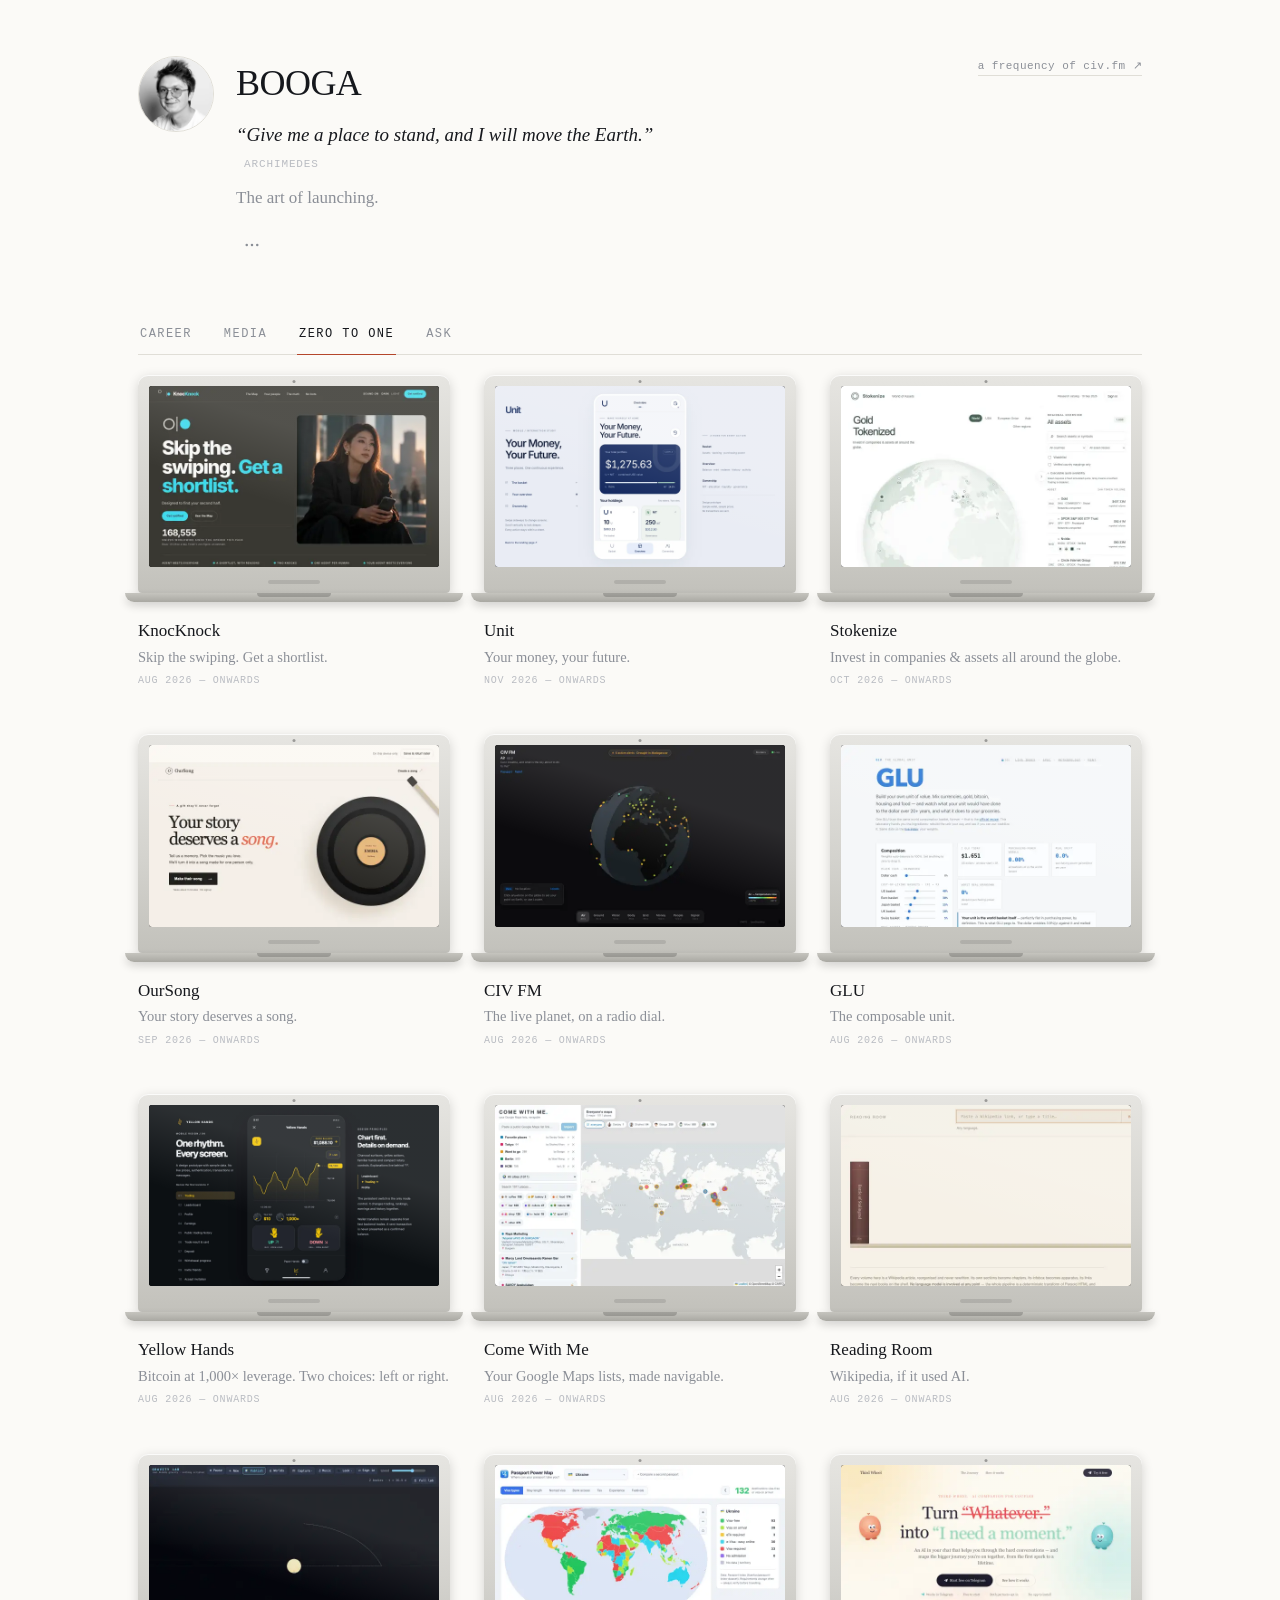
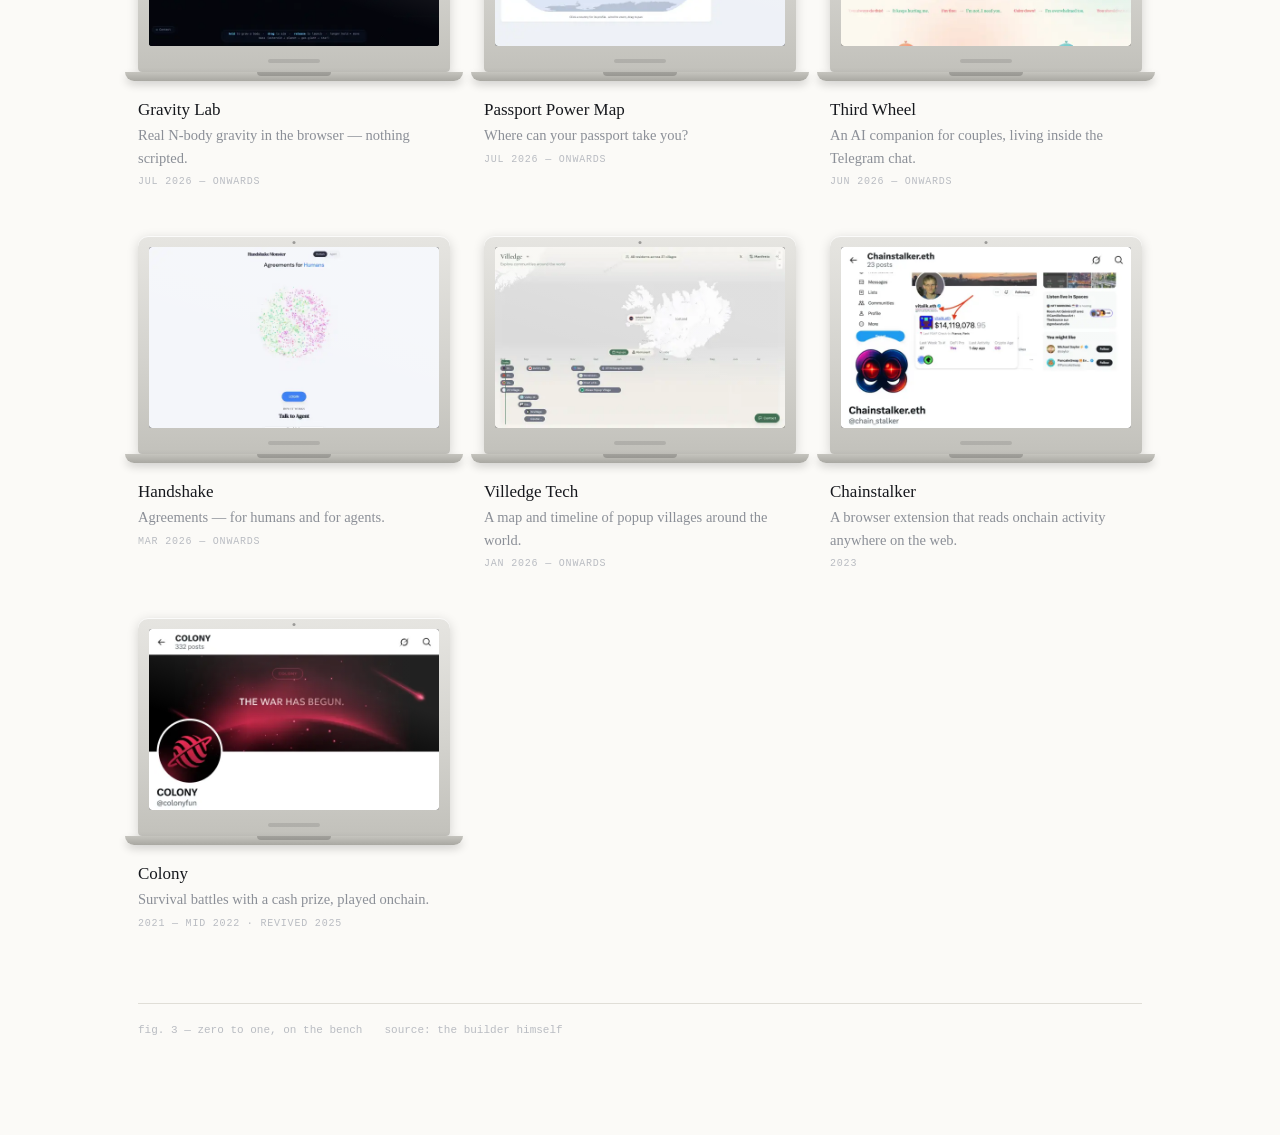
<file: index.html>
<!DOCTYPE html>
<html lang="en">
<head>
<meta charset="utf-8">
<meta name="viewport" content="width=device-width, initial-scale=1, viewport-fit=cover">
<meta name="theme-color" content="#fbfaf7" media="(prefers-color-scheme: light)">
<meta name="theme-color" content="#101215" media="(prefers-color-scheme: dark)">
<title>BOOGA — career, plotted</title>
<meta name="description" content="Physicist (MSc), ecosystem operator by heart, founder by mindset. Nine years crypto-native — partnerships, builder programs, and a few industry-wide initiatives.">

<link rel="canonical" href="https://booga.civ.fm/">
<link rel="icon" href="portrait.webp" type="image/webp">

<meta property="og:type" content="profile">
<meta property="og:site_name" content="booga.civ.fm">
<meta property="og:url" content="https://booga.civ.fm/">
<meta property="og:title" content="BOOGA — career, plotted">
<meta property="og:description" content="Physicist (MSc), ecosystem operator by heart, founder by mindset. Nine years crypto-native — partnerships, builder programs, and a few industry-wide initiatives.">
<meta property="og:image" content="https://booga.civ.fm/og.png">
<meta property="og:image:width" content="1200">
<meta property="og:image:height" content="630">
<meta property="og:image:alt" content="A minimal plot of career against time: roles as piecewise segments across deals, ecosystem, and company.">

<meta name="twitter:card" content="summary_large_image">
<meta name="twitter:site" content="@boogaav">
<meta name="twitter:creator" content="@boogaav">
<meta name="twitter:title" content="BOOGA — career, plotted">
<meta name="twitter:description" content="Physicist (MSc), ecosystem operator by heart, founder by mindset. Nine years crypto-native — partnerships, builder programs, and a few industry-wide initiatives.">
<meta name="twitter:image" content="https://booga.civ.fm/og.png">
<style>
  :root{
    --paper:#fbfaf7;
    --ink:#16181d;
    --muted:#8b8f97;
    --faint:#b9bcc2;
    --rule:#e0ded7;
    --grid:#ebe9e2;
    --accent:#b4462b;
    --serif: ui-serif, "Iowan Old Style", Palatino, "Palatino Linotype", Georgia, "Times New Roman", serif;
    --mono: ui-monospace, "SF Mono", SFMono-Regular, Menlo, Consolas, monospace;
  }
  @media (prefers-color-scheme: dark){
    :root{
      --paper:#101215; --ink:#e9e7e1; --muted:#8d9199; --faint:#5a5f68;
      --rule:#282b31; --grid:#1e2126; --accent:#e0785a;
    }
  }

  *{box-sizing:border-box}
  html{-webkit-text-size-adjust:100%}
  a, button{-webkit-tap-highlight-color:transparent}
  body{
    margin:0; background:var(--paper); color:var(--ink);
    font-family:var(--serif);
    font-size:17px; line-height:1.55;
    -webkit-font-smoothing:antialiased;
  }
  .wrap{max-width:1060px; margin:0 auto; padding:56px 28px 96px}

  /* ---------- masthead ---------- */
  header{
    margin-bottom:52px;
    display:grid; grid-template-columns:auto 1fr; column-gap:22px;
    align-items:start;
  }
  .portrait{
    grid-row:1 / span 4; align-self:start;
    width:76px; height:76px; border-radius:50%;
    object-fit:cover; display:block;
    border:1px solid var(--rule);
  }
  h1{
    font-size:clamp(26px,3.4vw,36px); font-weight:400; letter-spacing:-0.015em;
    margin:0 0 10px;
  }
  h1 .dim{color:var(--muted)}
  .motto{margin:0 0 10px; max-width:52ch; font-style:italic; font-size:clamp(17px,1.9vw,19px); line-height:1.4}
  .motto cite{font-style:normal; font-family:var(--mono); font-size:11px; letter-spacing:0.08em; text-transform:uppercase; color:var(--faint); margin-left:8px; white-space:nowrap}
  .standfirst{
    margin:0; max-width:52ch; color:var(--muted);
    font-size:clamp(15px,1.7vw,17px);
  }
  .prepared{grid-column:2; margin:10px 0 0; font-family:var(--mono); font-size:11.5px; letter-spacing:0.08em; text-transform:uppercase; color:var(--accent)}
  .contact{
    grid-column:2; margin:18px 0 0; padding:0; list-style:none;
    display:flex; flex-wrap:wrap; align-items:center; gap:6px 10px;
    font-family:var(--mono); font-size:12.5px; letter-spacing:0.01em;
  }
  /* all socials collapse behind one dot-trigger; hover (or tap) fans them out */
  .socials{display:inline-flex; align-items:center}
  .fan{
    display:inline-flex; align-items:center; gap:2px;
    width:0; opacity:0; overflow:hidden;
    transition:width .3s cubic-bezier(.22,.7,.3,1), opacity .22s ease;
  }
  .socials:hover .fan,
  .socials:focus-within .fan,
  .socials.open .fan{width:136px; opacity:1}
  .fan .icon-btn{width:32px; flex:0 0 auto}
  /* the trigger's dots dim once the row is out, so it reads as "opened" */
  .socials:hover .trigger,
  .socials:focus-within .trigger,
  .socials.open .trigger{color:var(--faint)}
  @media (prefers-reduced-motion: reduce){
    .fan{transition:none}
  }
  .icon-btn{
    all:unset; box-sizing:border-box; position:relative;
    display:inline-flex; align-items:center; justify-content:center;
    width:32px; height:32px; color:var(--muted); cursor:pointer;
  }
  .icon-btn svg{width:18px; height:18px; display:block}
  .icon-btn:hover{color:var(--accent)}
  .icon-btn:focus-visible{outline:1px solid var(--accent); outline-offset:2px}
  .copied{
    position:absolute; left:50%; top:-16px; transform:translateX(-50%);
    font-family:var(--mono); font-size:10px; letter-spacing:0.08em;
    color:var(--accent); white-space:nowrap; opacity:0;
    transition:opacity .15s; pointer-events:none;
  }
  .icon-btn.done .copied{opacity:1}

  /* ---------- series switcher ---------- */
  .switcher{
    display:flex; gap:28px; margin:0 0 20px; border-bottom:1px solid var(--rule);
    position:sticky; top:0; z-index:15; background:var(--paper); padding-top:12px;
  }
  .tab{
    all:unset; box-sizing:border-box; cursor:pointer;
    font-family:var(--mono); font-size:12px; letter-spacing:0.12em; text-transform:uppercase;
    color:var(--muted); padding:0 2px 10px; margin-bottom:-1px;
    border-bottom:1px solid transparent;
  }
  .tab[hidden]{display:none}   /* the Ask tab stays hidden until its backend is funded */
  .tab:hover{color:var(--ink)}
  .tab.on{color:var(--ink); border-bottom-color:var(--accent)}
  .tab:focus-visible{outline:1px solid var(--accent); outline-offset:2px}
  .empty-note{font-family:var(--mono); font-size:12px; fill:var(--muted); letter-spacing:0.1em}

  /* ---------- shelf ---------- */
  .shelf[hidden]{display:none}
  .shelf-h{
    font-family:var(--mono); font-size:10.5px; letter-spacing:0.1em; text-transform:uppercase;
    color:var(--muted); font-weight:400; margin:0 0 20px;
    padding-bottom:9px; border-bottom:1px solid var(--rule);
  }
  .shelf-h:not(:first-child){margin-top:56px}
  .shelf-h .hsub{color:var(--faint); margin-left:12px}
  .rack{display:flex; flex-wrap:wrap; align-items:flex-start; gap:34px 30px; margin:0 0 4px}

  /* --- VHS cassette --- */
  .vhs{
    all:unset; box-sizing:border-box; cursor:pointer;
    width:280px; flex:0 0 auto; display:block;
    transition:transform .18s ease;
  }
  .vhs:hover, .vhs:focus-visible{transform:translateY(-5px)}
  .vhs:focus-visible .shell{outline:1px solid var(--accent); outline-offset:3px}
  .shell{
    display:block; position:relative; border-radius:4px 4px 3px 3px;
    background:linear-gradient(#2c2f34, #1a1c20 62%, #101215);
    padding:9px 9px 0;
    box-shadow:0 5px 16px rgba(0,0,0,.22), inset 0 1px 0 rgba(255,255,255,.09);
  }
  @media (prefers-color-scheme: dark){
    .shell{box-shadow:0 5px 16px rgba(0,0,0,.5), inset 0 1px 0 rgba(255,255,255,.07)}
  }
  /* the paper label carrying the show's artwork */
  .label{
    display:block; background:#f4f2ec; border-radius:1px; overflow:hidden;
    box-shadow:0 1px 2px rgba(0,0,0,.4);
  }
  .label img{display:block; width:100%; aspect-ratio:16/9; object-fit:cover}
  .label-foot{
    display:flex; justify-content:space-between; align-items:baseline; gap:10px;
    padding:6px 8px 7px; background:#f4f2ec;
    font-family:var(--mono); font-size:9px; letter-spacing:0.09em; text-transform:uppercase;
    color:#22242a; white-space:nowrap;
  }
  /* keep the label to a single line so every tape is the same height */
  .label-foot > span:first-child{min-width:0; overflow:hidden; text-overflow:ellipsis}
  .label-foot .yr{color:#8b8f97; flex:none}
  /* window strip at the bottom of the shell, showing the two reels */
  .reels{
    display:flex; justify-content:center; align-items:center; gap:52px;
    height:30px; margin:7px -9px 0;
    background:linear-gradient(#0d0e11, #17191d);
    border-radius:0 0 3px 3px;
    border-top:1px solid rgba(255,255,255,.06);
  }
  .reel{
    width:15px; height:15px; border-radius:50%;
    background:radial-gradient(circle at 50% 45%, #4a4e56 0 3px, #212429 3.5px 100%);
    box-shadow:inset 0 0 0 1px rgba(255,255,255,.12);
  }
  /* play affordance over the artwork */
  .play{
    position:absolute; left:50%; top:calc(50% - 12px); transform:translate(-50%,-50%) scale(.9);
    width:42px; height:42px; border-radius:50%;
    background:rgba(14,15,18,.62); backdrop-filter:blur(2px);
    display:grid; place-items:center;
    opacity:0; transition:opacity .18s ease, transform .18s ease;
  }
  .play::after{
    content:""; width:0; height:0; margin-left:3px;
    border-left:13px solid #fff; border-top:8px solid transparent; border-bottom:8px solid transparent;
  }
  .vhs:hover .play, .vhs:focus-visible .play{opacity:1; transform:translate(-50%,-50%) scale(1)}
  .vhs-cap{
    display:block; margin-top:11px;
    font-family:var(--mono); font-size:10px; letter-spacing:0.08em; text-transform:uppercase;
    color:var(--muted);
  }

  /* --- physical book --- */
  .book{
    display:block; width:186px; flex:0 0 auto; text-decoration:none; color:inherit;
    perspective:900px;
  }
  .book-3d{
    position:relative; display:block; transform-style:preserve-3d;
    transition:transform .28s ease, box-shadow .28s ease;
    transform:rotateY(-6deg);
    box-shadow:6px 8px 20px rgba(0,0,0,.20);
    border-radius:1px 3px 3px 1px; overflow:hidden;
  }
  .book:hover .book-3d, .book:focus-visible .book-3d{
    transform:rotateY(-15deg) translateY(-5px);
    box-shadow:12px 14px 28px rgba(0,0,0,.26);
  }
  @media (prefers-color-scheme: dark){
    .book-3d{box-shadow:6px 8px 20px rgba(0,0,0,.5)}
    .book:hover .book-3d{box-shadow:12px 14px 28px rgba(0,0,0,.6)}
  }
  .book-3d img{display:block; width:100%; aspect-ratio:2/3; object-fit:cover}
  /* spine shadow on the left, page-block highlight on the right */
  .book-3d::before{
    content:""; position:absolute; inset:0 auto 0 0; width:13px;
    background:linear-gradient(90deg, rgba(0,0,0,.42), rgba(0,0,0,.14) 55%, rgba(255,255,255,.14));
    pointer-events:none;
  }
  .book-3d::after{
    content:""; position:absolute; inset:0 0 0 auto; width:4px;
    background:repeating-linear-gradient(180deg, #efece4 0 1px, #cfcabc 1px 2px);
    pointer-events:none;
  }
  .book:focus-visible{outline:1px solid var(--accent); outline-offset:5px}
  .book-cap{
    display:block; margin-top:13px;
    font-family:var(--mono); font-size:10px; letter-spacing:0.08em; text-transform:uppercase;
    color:var(--muted);
  }
  .book-cap b{display:block; font-family:var(--serif); font-size:15px; font-weight:400;
    letter-spacing:0; text-transform:none; color:var(--ink); margin-bottom:3px}
  .book:hover .book-cap b{color:var(--accent)}

  /* --- music --- */
  .music{max-width:640px; border-radius:12px; overflow:hidden}
  .music iframe{display:block; border:0; border-radius:12px}

  /* --- AI videos as film strips --- */
  .film{
    all:unset; box-sizing:border-box; cursor:pointer;
    width:300px; flex:0 0 auto; display:block;
    transition:transform .18s ease;
  }
  .film:hover, .film:focus-visible{transform:translateY(-4px)}
  .film:focus-visible .strip{outline:1px solid var(--accent); outline-offset:3px}
  .strip{
    display:block; background:#141518; border-radius:2px; padding:0;
    box-shadow:0 4px 14px rgba(0,0,0,.2);
  }
  /* sprocket bands top and bottom */
  .perf{
    display:block; height:13px;
    background-image:repeating-linear-gradient(90deg,
      transparent 0 7px, rgba(255,255,255,.82) 7px 15px, transparent 15px 22px);
    background-size:22px 7px; background-position:center; background-repeat:repeat-x;
  }
  .frame-still{
    position:relative; display:block; background:#000;
    border-top:1px solid rgba(255,255,255,.09); border-bottom:1px solid rgba(255,255,255,.09);
  }
  .frame-still img{
    display:block; width:100%; aspect-ratio:16/9; object-fit:contain; background:#000;
  }
  .film-cap{display:block; margin-top:12px}
  .film-cap b{display:block; font-family:var(--serif); font-size:16px; font-weight:400; color:var(--ink)}
  .film:hover .film-cap b{color:var(--accent)}
  .film-cap .sub{display:block; font-size:14px; color:var(--muted); margin-top:1px}
  .film-cap .when{
    display:block; margin-top:5px;
    font-family:var(--mono); font-size:10px; letter-spacing:0.08em; text-transform:uppercase;
    color:var(--faint);
  }
  /* portrait embeds (Instagram, YouTube Shorts) need a taller window than 16:9 */
  .modal-body .frame.tall{
    width:min(400px, 100%); margin:0 auto; aspect-ratio:0.56;
    background:var(--paper);
  }

  /* ---------- tools: apps on old laptop screens ---------- */
  .lab[hidden]{display:none}
  .bench{
    display:grid; grid-template-columns:repeat(auto-fill, minmax(300px, 1fr));
    gap:46px 34px; margin:0;
  }
  .mac{display:block; text-decoration:none; color:inherit}
  .mac:focus-visible{outline:1px solid var(--accent); outline-offset:6px}
  /* lid: brushed aluminium shell around a black bezel */
  .lid{
    display:block;                 /* span: needs this or the screen collapses */
    position:relative; border-radius:10px 10px 4px 4px;
    padding:11px 11px 26px;
    background:linear-gradient(#e6e5e1, #d3d2cd 58%, #c2c1bb);
    box-shadow:0 3px 12px rgba(0,0,0,.16), inset 0 1px 0 rgba(255,255,255,.85);
    transition:transform .2s ease, box-shadow .2s ease;
  }
  .mac:hover .lid, .mac:focus-visible .lid{
    transform:translateY(-4px);
    box-shadow:0 10px 24px rgba(0,0,0,.22), inset 0 1px 0 rgba(255,255,255,.85);
  }
  @media (prefers-color-scheme: dark){
    .lid{
      background:linear-gradient(#54565c, #43454a 58%, #35373b);
      box-shadow:0 3px 12px rgba(0,0,0,.5), inset 0 1px 0 rgba(255,255,255,.14);
    }
    .mac:hover .lid{box-shadow:0 10px 24px rgba(0,0,0,.6), inset 0 1px 0 rgba(255,255,255,.14)}
  }
  .screen{
    position:relative; display:block; overflow:hidden;
    background:#0b0c0e; border-radius:3px;
    box-shadow:inset 0 0 0 1px rgba(0,0,0,.55);
  }
  .screen img{
    display:block; width:100%; height:auto; aspect-ratio:16/10; object-fit:cover; object-position:top center;
  }
  /* faint glass sheen across the panel */
  .screen::after{
    content:""; position:absolute; inset:0; pointer-events:none;
    background:linear-gradient(197deg, rgba(255,255,255,.13) 0 32%, rgba(255,255,255,0) 62%);
  }
  /* camera dot above the panel, wordmark-free chin below */
  .lid::before{
    content:""; position:absolute; top:5px; left:50%; transform:translateX(-50%);
    width:3px; height:3px; border-radius:50%; background:rgba(0,0,0,.32);
  }
  .lid::after{
    content:""; position:absolute; bottom:9px; left:50%; transform:translateX(-50%);
    width:52px; height:4px; border-radius:2px; background:rgba(0,0,0,.10);
  }
  @media (prefers-color-scheme: dark){
    .lid::before{background:rgba(255,255,255,.22)}
    .lid::after{background:rgba(255,255,255,.13)}
  }
  /* the base the lid sits on, with the trackpad lip notched out */
  .base{
    display:block; height:9px; margin:0 -13px;
    border-radius:0 0 9px 9px;
    background:linear-gradient(#c5c4be, #a9a8a2);
    box-shadow:0 4px 8px rgba(0,0,0,.16);
    position:relative;
  }
  .base::after{
    content:""; position:absolute; top:0; left:50%; transform:translateX(-50%);
    width:74px; height:4px; border-radius:0 0 5px 5px;
    background:rgba(0,0,0,.18);
  }
  @media (prefers-color-scheme: dark){
    .base{background:linear-gradient(#3b3d41, #2a2c30)}
    .base::after{background:rgba(0,0,0,.5)}
  }
  .mac-cap{display:block; margin-top:16px}
  .mac-cap b{
    display:block; font-family:var(--serif); font-size:17px; font-weight:400; color:var(--ink);
  }
  .mac:hover .mac-cap b{color:var(--accent)}
  .mac-cap .what{display:block; font-size:14.5px; color:var(--muted); margin-top:1px}
  .mac-cap .when{
    display:block; margin-top:6px;
    font-family:var(--mono); font-size:10px; letter-spacing:0.08em; text-transform:uppercase;
    color:var(--faint);
  }
  /* open count — blank until the counter service answers, so it never shows a bare 0 */
  .mac-cap .opens{color:var(--accent); opacity:.75}

  /* ---------- video modal ---------- */
  .modal[hidden]{display:none}
  .modal{position:fixed; inset:0; z-index:40; display:grid; place-items:center; padding:24px}
  .modal-back{position:absolute; inset:0; background:rgba(10,11,13,.72)}
  .modal-box{
    position:relative; width:min(860px, 100%); max-height:88vh; overflow:auto;
    background:var(--paper); border:1px solid var(--rule);
    box-shadow:0 18px 50px rgba(0,0,0,.35);
  }
  .modal-head{
    display:flex; align-items:center; justify-content:space-between; gap:16px;
    padding:12px 14px; border-bottom:1px solid var(--rule);
    font-family:var(--mono); font-size:11px; letter-spacing:0.08em; text-transform:uppercase;
    color:var(--muted);
  }
  .modal-x{
    all:unset; cursor:pointer; font-size:20px; line-height:1; color:var(--faint); padding:0 4px;
  }
  .modal-x:hover{color:var(--accent)}
  .modal-x:focus-visible{outline:1px solid var(--accent); outline-offset:2px}
  .modal-body{padding:14px}
  .modal-box.wide{width:min(1140px, 100%)}
  .modal-body .frame{width:100%; aspect-ratio:16/9; background:var(--grid); border:1px solid var(--rule)}
  /* live apps want more height than a video */
  .modal-body .frame.app{aspect-ratio:16/10; background:var(--paper)}
  .modal-body .frame iframe{display:block; width:100%; height:100%; border:0}
  /* live sites take seconds: show the screenshot at once, fade the real page in on load */
  .modal-body .frame.app{background-size:cover; background-position:top}
  .modal-body .frame.app iframe{opacity:0; transition:opacity .35s}
  .modal-body .frame.app iframe.ready{opacity:1}
  .modal-body .twitter-tweet{margin:0 auto !important}
  /* before widgets.js swaps it in (or if a blocker stops it) the post is a plain link */
  .modal-body blockquote.twitter-tweet{
    padding:40px 16px; text-align:center; border:1px solid var(--rule);
    font-family:var(--mono); font-size:12px;
  }
  .modal-note{
    margin:12px 0 0; font-family:var(--mono); font-size:11px; color:var(--muted);
  }
  .modal-note a{color:var(--muted); border-bottom:1px solid var(--rule); text-decoration:none}
  .modal-note a:hover{color:var(--accent); border-bottom-color:var(--accent)}

  /* ---------- figure ---------- */
  figure{margin:0}
  .plot-scroll{overflow-x:auto; overflow-y:hidden; -webkit-overflow-scrolling:touch; overscroll-behavior-x:contain}
  .plot-scroll svg{display:block; min-width:720px; width:100%; height:auto}
  figcaption{
    margin-top:14px; padding-top:12px; border-top:1px solid var(--rule);
    display:flex; flex-wrap:wrap; gap:4px 26px;
    font-family:var(--mono); font-size:11.5px; color:var(--muted);
    letter-spacing:0.02em;
  }
  figcaption b{font-weight:400; color:var(--ink)}
  figcaption i{font-family:var(--serif); font-size:13px}

  /* svg primitives */
  .axis{stroke:var(--ink); stroke-width:1; fill:none}
  .gridline{stroke:var(--grid); stroke-width:1}
  .tick{stroke:var(--faint); stroke-width:1}
  .tick-label{font-family:var(--mono); font-size:10.5px; fill:var(--muted)}
  .axis-var{font-family:var(--serif); font-style:italic; font-size:15px; fill:var(--ink)}
  .level-label{font-family:var(--mono); font-size:10.5px; fill:var(--muted); letter-spacing:0.06em; text-transform:uppercase}
  /* once the y axis scrolls off a phone screen, its band names ride along the left edge */
  .level-label.pinned{text-anchor:start; paint-order:stroke; stroke:var(--paper); stroke-width:5px; stroke-linejoin:round}
  .seg-label{font-family:var(--serif); font-size:14.5px; fill:var(--ink)}
  .seg-role{font-family:var(--mono); font-size:9.5px; fill:var(--muted); letter-spacing:0.07em}
  .now-line{stroke:var(--faint); stroke-width:1; stroke-dasharray:2 4}
  .now-label{font-family:var(--mono); font-size:10px; fill:var(--faint); letter-spacing:0.08em}
  .proj{stroke:var(--accent); stroke-width:1; stroke-dasharray:2 3; opacity:0}

  .node{cursor:pointer}
  .node .seg{stroke:var(--ink); stroke-width:2.5; stroke-linecap:round; fill:none}
  .node .cap{fill:var(--paper); stroke:var(--ink); stroke-width:2}
  .node .hit{fill:transparent; stroke:transparent; stroke-width:26; stroke-linecap:round}
  .node:focus{outline:none}
  /* reader views dim the roles that matter less to that reader */
  .node.dim{opacity:.3; transition:opacity .2s}
  .node.dim:hover, .node.dim.on{opacity:1}

  .node.on .seg,   .node:hover .seg   {stroke:var(--accent)}
  .node.on .cap,   .node:hover .cap   {stroke:var(--accent); fill:var(--accent)}
  .node.on .seg-label, .node:hover .seg-label{fill:var(--accent)}
  .node.on .seg-role,  .node:hover .seg-role {fill:var(--accent)}
  .node.on .proj,  .node:hover .proj  {opacity:1}
  .node:focus-visible .seg{stroke:var(--accent)}
  .node:focus-visible .cap{stroke:var(--accent)}

  /* pulsing success-point markers */
  .pulse{cursor:pointer}
  .pulse:focus{outline:none}
  .pulse-hit{fill:transparent}
  .pulse-core{fill:var(--accent)}
  .pulse-halo{
    fill:none; stroke:var(--accent); stroke-width:1.5; opacity:.7;
    transform-box:fill-box; transform-origin:center;
    animation:pulse 2.4s ease-out infinite;
  }
  @keyframes pulse{
    0%   {transform:scale(1);   opacity:.7}
    70%  {transform:scale(3.4); opacity:0}
    100% {transform:scale(3.4); opacity:0}
  }
  @media (prefers-reduced-motion: reduce){
    .pulse-halo{animation:none; transform:scale(1.8); opacity:.3}
  }

  /* ---------- entries ---------- */
  .entries{margin-top:64px; border-top:1px solid var(--rule)}
  .entry{border-bottom:1px solid var(--rule)}
  .entry-head{
    all:unset; display:grid; box-sizing:border-box;
    grid-template-columns:168px 1fr 22px; align-items:baseline; gap:0 24px;
    width:100%; padding:20px 2px; cursor:pointer;
  }
  .entry-head:hover .org, .entry.on .org{color:var(--accent)}
  .entry-head:focus-visible{outline:1px solid var(--accent); outline-offset:3px}
  /* dates wrap inside their column rather than running into the title */
  .when{font-family:var(--mono); font-size:11.5px; color:var(--muted); letter-spacing:0.02em; line-height:1.45}
  .org{font-size:19px; letter-spacing:-0.01em; transition:color .12s}
  .role{display:block; font-size:14.5px; color:var(--muted); margin-top:2px}
  .sign{
    font-family:var(--mono); font-size:14px; color:var(--faint);
    justify-self:end; line-height:1;
  }
  .entry.on .sign{color:var(--accent)}

  .body{display:none; padding:0 2px 26px}
  .entry.on .body{display:block}
  .body-inner{grid-column:2; max-width:64ch}
  .body .lead{margin:0 0 14px; font-size:16px}
  .body ul{margin:0; padding:0; list-style:none}
  .body li{
    position:relative; padding-left:20px; margin-bottom:9px;
    font-size:15px; color:var(--ink);
  }
  .body li::before{
    content:"—"; position:absolute; left:0; top:0;
    color:var(--faint); font-family:var(--mono); font-size:12px;
  }
  .body .meta{
    margin:14px 0 0; font-family:var(--mono); font-size:11px;
    color:var(--faint); letter-spacing:0.03em;
  }
  .body .milestones{margin:0 0 14px; padding:0; list-style:none}
  .body .milestones li{
    position:relative; padding-left:20px; margin-bottom:8px;
    font-size:15px; color:var(--ink);
  }
  .body .milestones li::before{
    content:"◉"; position:absolute; left:0; top:1px;
    color:var(--accent); font-size:11px;
  }
  .body .milestones a{
    color:inherit; text-decoration:none;
    border-bottom:1px solid var(--rule); padding-bottom:1px;
  }
  .body .milestones a:hover{color:var(--accent); border-bottom-color:var(--accent)}
  .body .links{
    margin:14px 0 0; padding:0; list-style:none;
    display:flex; flex-direction:column; gap:7px;
    font-family:var(--mono); font-size:12px;
  }
  .body .links a{
    color:var(--muted); text-decoration:none;
    border-bottom:1px solid var(--rule); padding-bottom:1px; width:fit-content;
  }
  .body .links a:hover{color:var(--ink); border-bottom-color:var(--accent)}
  .body .embed{
    margin:16px 0 0; width:100%; max-width:560px; aspect-ratio:16/9;
    border:1px solid var(--rule); background:var(--grid);
  }
  .body .embed iframe{display:block; width:100%; height:100%; border:0}
  .body .tweets{margin:14px 0 0; max-width:560px}
  .body .tweets .twitter-tweet{margin:0 0 12px}
  .body .tweets blockquote.twitter-tweet{
    /* pre-hydration fallback: styled like a quiet quote until widgets.js swaps it */
    font-family:var(--mono); font-size:12px; color:var(--muted);
    border-left:2px solid var(--rule); padding:2px 0 2px 12px;
  }
  @media (min-width:720px){
    .body{padding-left:192px}
  }

  /* ---------- ask: the clone ---------- */
  .ask[hidden]{display:none}
  .chat{display:flex; flex-direction:column; gap:16px; min-height:200px; margin-bottom:20px}
  .msg{max-width:min(660px, 100%); display:flex; flex-direction:column}
  .msg .who{
    font-family:var(--mono); font-size:9.5px; letter-spacing:0.1em; text-transform:uppercase;
    color:var(--faint); margin-bottom:4px;
  }
  .msg .text{font-size:16.5px; line-height:1.55; white-space:pre-wrap}
  .msg.you{align-self:flex-end; align-items:flex-end}
  .msg.you .text{background:var(--grid); padding:9px 13px; border-radius:3px}
  .msg.thinking .text{color:var(--muted); font-style:italic}
  .chips{display:flex; flex-wrap:wrap; gap:8px; margin-bottom:16px}
  .chip{
    all:unset; box-sizing:border-box; cursor:pointer;
    font-family:var(--mono); font-size:11.5px; color:var(--muted);
    border:1px solid var(--rule); border-radius:14px; padding:5px 11px;
  }
  .chip:hover{color:var(--accent); border-color:var(--accent)}
  .chip:focus-visible{outline:1px solid var(--accent); outline-offset:2px}
  .askbar{display:flex; align-items:center; gap:12px; border-top:1px solid var(--rule); padding-top:14px}
  .askin{
    all:unset; box-sizing:border-box; flex:1; color:var(--ink);
    font-family:var(--serif); font-size:16.5px; padding:7px 2px;
    border-bottom:1px solid var(--rule);
  }
  .askin::placeholder{color:var(--faint)}
  .askin:focus{border-bottom-color:var(--accent)}
  .asksend{
    all:unset; cursor:pointer; padding:4px 6px;
    font-family:var(--mono); font-size:11.5px; letter-spacing:0.1em; text-transform:uppercase; color:var(--accent);
  }
  .asksend[disabled]{color:var(--faint); cursor:default}
  .asksend:focus-visible{outline:1px solid var(--accent); outline-offset:2px}
  .askfoot{margin:14px 0 0; font-family:var(--mono); font-size:11px; color:var(--faint); line-height:1.5}
  .askfoot a{color:var(--muted); border-bottom:1px solid var(--rule); text-decoration:none}
  .askfoot a:hover{color:var(--accent); border-bottom-color:var(--accent)}

  /* ---------- hover preview card ---------- */
  .peek{
    position:fixed; z-index:20; pointer-events:none; display:none;
    width:264px; background:var(--paper); border:1px solid var(--rule);
    box-shadow:0 6px 22px rgba(0,0,0,.10); padding:10px;
  }
  .peek.show{display:block}
  .peek img{display:block; width:100%; border:1px solid var(--grid); margin-bottom:9px}
  .peek .pk-t{font-size:15px}
  .peek .pk-r{
    font-family:var(--mono); font-size:9.5px; color:var(--muted);
    letter-spacing:.07em; text-transform:uppercase; margin-left:7px;
  }
  .peek .pk-d{font-family:var(--mono); font-size:10.5px; color:var(--muted); margin-top:3px}
  @media (prefers-color-scheme: dark){
    .peek{box-shadow:0 6px 22px rgba(0,0,0,.45)}
  }

  footer{
    margin-top:72px; padding-top:18px; border-top:1px solid var(--rule);
    font-family:var(--mono); font-size:11px; color:var(--faint);
    display:flex; flex-wrap:wrap; gap:4px 22px;
  }
  /* the way home, top right: this page is one station on the civ.fm dial */
  .wrap{position:relative}
  .station{
    position:absolute; top:58px; right:28px;
    font-family:var(--mono); font-size:11px; letter-spacing:0.04em;
    color:var(--muted); text-decoration:none; border-bottom:1px solid var(--rule);
  }
  .station:hover{color:var(--accent); border-bottom-color:var(--accent)}

  .swipe-hint{display:none}

  @media (max-width:600px){
    .wrap{padding:24px 16px 56px}
    .station{top:30px; right:16px; font-size:10.5px}

    /* compact masthead: portrait beside the name, so the tabs sit above the fold */
    header{grid-template-columns:52px 1fr; column-gap:14px; row-gap:0; margin-bottom:22px; align-items:center}
    .portrait{grid-row:1; width:52px; height:52px}
    h1{margin:0; font-size:28px}
    .motto{grid-column:1 / -1; margin:14px 0 0; font-size:17px}
    .standfirst{grid-column:1 / -1; margin-top:8px; font-size:16px; line-height:1.5}
    .prepared{grid-column:1 / -1}
    .contact{grid-column:1 / -1; margin-top:6px; margin-left:-9px}
    .entry-head{grid-template-columns:1fr 22px; gap:0 16px}
    .when{grid-column:1/-1; margin-bottom:6px}

    /* the sticky tab bar runs edge to edge; tabs split the width, 44px tall for thumbs */
    .switcher{margin:0 -16px 18px; padding:0 8px; gap:0}
    .tab{flex:1; text-align:center; padding:15px 0 13px; font-size:11px; letter-spacing:0.07em}
    .msg .text{font-size:16px}
    .chat{min-height:160px}
    .chip{font-size:11px; padding:5px 9px}

    /* the plot keeps its own width and scrolls — say so, since there's no hover to hint it */
    .swipe-hint{display:inline; color:var(--accent)}
    .plot-scroll{margin:0 -16px; padding:0 16px}
    .plot-scroll.more-left{-webkit-mask-image:linear-gradient(90deg, transparent, #000 36px); mask-image:linear-gradient(90deg, transparent, #000 36px)}
    .plot-scroll.more-right{-webkit-mask-image:linear-gradient(270deg, transparent, #000 36px); mask-image:linear-gradient(270deg, transparent, #000 36px)}
    .plot-scroll.more-left.more-right{-webkit-mask-image:linear-gradient(90deg, transparent, #000 36px, #000 calc(100% - 36px), transparent); mask-image:linear-gradient(90deg, transparent, #000 36px, #000 calc(100% - 36px), transparent)}
    figcaption{gap:2px 18px; font-size:11px}

    /* shelf and bench fill the phone instead of sitting in a desktop-width column */
    .rack{gap:28px 14px}
    .vhs, .film{width:100%}
    .book{width:calc(50% - 7px)}
    .bench{grid-template-columns:1fr; gap:30px}
    .mac-cap{margin-top:12px}
    .shelf-h{margin-bottom:16px}
    .shelf-h:not(:first-child){margin-top:40px}
    footer{margin-top:48px}

    /* videos: nearly the whole screen */
    .modal{padding:8px}
    .modal-body{padding:8px}
    .modal-head{padding:6px 6px 6px 12px}
    .modal-x{padding:8px 12px; font-size:24px}

    /* a live app gets the entire screen — a framed window inside a phone is too cramped */
    .modal:has(.modal-box.wide){padding:0}
    .modal-box.wide{
      width:100%; height:100vh; height:100dvh; max-height:none; border:0;
      display:flex; flex-direction:column; overflow:hidden;
      padding-bottom:env(safe-area-inset-bottom);
    }
    .modal-box.wide .modal-head{padding-top:max(6px, env(safe-area-inset-top))}
    .modal-box.wide .modal-body{flex:1; min-height:0; display:flex; flex-direction:column; padding:0}
    .modal-box.wide .frame.app{flex:1; min-height:0; aspect-ratio:auto; border:0}
    .modal-box.wide .modal-note{margin:0; padding:9px 12px; border-top:1px solid var(--rule)}

    /* comfortable thumb targets */
    .icon-btn{width:40px; height:40px}
    .fan .icon-btn{width:40px}
    .fan{gap:0}
    .socials:hover .fan, .socials:focus-within .fan, .socials.open .fan{width:160px}
  }

  /* touch: a tapped card shouldn't stay lifted after the modal closes */
  @media (hover: none){
    .vhs:hover, .film:hover, .book:hover{transform:none}
  }
</style>
</head>
<body>
<div class="wrap">
  <a class="station" href="https://civ.fm/">a frequency of civ.fm ↗</a>

  <header>
    <img class="portrait" src="portrait.webp" width="76" height="76"
         alt="BOOGA" decoding="async">
    <h1>BOOGA</h1>
    <p class="motto">“Give me a place to stand, and I will move the Earth.” <cite>Archimedes</cite></p>
    <!-- swapped per series on render; this is the Zero to one copy, which loads first -->
    <p class="standfirst">
      The art of launching.
    </p>
    <p class="prepared" hidden></p>
    <ul class="contact">
      <li class="socials" id="socials">
        <button class="icon-btn trigger" id="socials-trigger" aria-label="Contact links" aria-expanded="false">
          <svg viewBox="0 0 24 24" fill="currentColor" aria-hidden="true"><circle cx="5" cy="12" r="1.7"/><circle cx="12" cy="12" r="1.7"/><circle cx="19" cy="12" r="1.7"/></svg>
        </button>
        <span class="fan">
        <button class="icon-btn" id="copy-email" aria-label="Copy email: boogaav@gmail.com" title="boogaav@gmail.com — click to copy">
          <svg viewBox="0 0 24 24" fill="none" stroke="currentColor" stroke-width="1.6" stroke-linecap="round" stroke-linejoin="round" aria-hidden="true"><rect x="3" y="5.5" width="18" height="13" rx="1"/><path d="M3.5 6.5 12 13l8.5-6.5"/></svg>
          <span class="copied" aria-hidden="true">copied</span>
        </button>
        <a class="icon-btn" href="https://www.linkedin.com/in/andriy-bugayevskyy/" target="_blank" rel="noopener" aria-label="LinkedIn" title="LinkedIn">
          <svg viewBox="0 0 24 24" fill="currentColor" aria-hidden="true"><path d="M20.45 20.45h-3.55v-5.57c0-1.33-.03-3.04-1.85-3.04-1.86 0-2.14 1.45-2.14 2.94v5.67H9.36V9h3.41v1.56h.05c.47-.9 1.63-1.85 3.36-1.85 3.6 0 4.26 2.37 4.26 5.45v6.29zM5.34 7.43a2.06 2.06 0 1 1 0-4.12 2.06 2.06 0 0 1 0 4.12zM7.12 20.45H3.56V9h3.56v11.45z"/></svg>
        </a>
        <a class="icon-btn" href="https://github.com/boogaav" target="_blank" rel="noopener" aria-label="GitHub" title="GitHub">
          <svg viewBox="0 0 24 24" fill="currentColor" aria-hidden="true"><path d="M12 .5C5.65.5.5 5.65.5 12c0 5.08 3.29 9.39 7.86 10.91.58.11.79-.25.79-.56 0-.27-.01-1.17-.02-2.12-3.2.7-3.88-1.36-3.88-1.36-.52-1.33-1.28-1.68-1.28-1.68-1.04-.71.08-.7.08-.7 1.15.08 1.76 1.18 1.76 1.18 1.03 1.76 2.69 1.25 3.35.96.1-.75.4-1.25.72-1.54-2.55-.29-5.24-1.28-5.24-5.68 0-1.26.45-2.28 1.18-3.09-.12-.29-.51-1.46.11-3.05 0 0 .97-.31 3.17 1.18a11.04 11.04 0 0 1 5.78 0c2.2-1.49 3.16-1.18 3.16-1.18.63 1.59.24 2.76.12 3.05.74.81 1.18 1.83 1.18 3.09 0 4.41-2.69 5.38-5.25 5.67.41.35.77 1.05.77 2.12 0 1.53-.01 2.76-.01 3.14 0 .31.2.67.8.56A10.52 10.52 0 0 0 23.5 12C23.5 5.65 18.35.5 12 .5z"/></svg>
        </a>
        <a class="icon-btn" href="https://x.com/boogaav" target="_blank" rel="noopener" aria-label="X — @boogaav" title="@boogaav on X">
          <svg viewBox="0 0 24 24" fill="currentColor" aria-hidden="true"><path d="M18.9 2H22l-6.77 7.74L23.2 22h-6.23l-4.88-6.38L6.5 22H3.38l7.24-8.28L2.8 2h6.39l4.41 5.83L18.9 2zm-1.09 18.13h1.73L7.12 3.77H5.26l12.55 16.36z"/></svg>
        </a>
        </span>
      </li>
    </ul>
  </header>

  <nav class="switcher" role="tablist" aria-label="Series">
    <button class="tab"    data-mode="career"  role="tab" aria-selected="false">Career</button>
    <button class="tab"    data-mode="media"   role="tab" aria-selected="false">Media</button>
    <button class="tab on" data-mode="builder" role="tab" aria-selected="true">Zero to one</button>
    <button class="tab"    data-mode="ask"     role="tab" aria-selected="false">Ask</button>
  </nav>

  <section class="shelf" id="shelf" hidden aria-label="Media shelf"></section>
  <section class="lab" id="lab" hidden aria-label="Zero to one"></section>
  <section class="ask" id="ask" hidden aria-label="Ask the clone"></section>

  <figure>
    <div class="plot-scroll">
      <svg id="plot" viewBox="0 0 1000 430" role="img"
           aria-label="Career plotted against time. Horizontal axis is years 2017 to 2026; vertical axis is scope of ownership, from deals to ecosystem to company.">
      </svg>
    </div>
    <figcaption>
      <span><i>x</i> &nbsp;— time, in years</span>
      <span><i>y</i> &nbsp;— <span id="ycap">scope of ownership</span></span>
      <span><b>click</b> a segment to expand it</span>
      <span class="swipe-hint">⇄ drag the plot sideways</span>
    </figcaption>
  </figure>

  <section class="entries" id="entries" aria-label="Entries"></section>

  <footer>
    <span id="figcap">fig. 1 — career, plotted</span>
    <span id="srccap">source: CV, 2026</span>
  </footer>

</div>

<div class="modal" id="modal" hidden>
  <div class="modal-back" data-close></div>
  <div class="modal-box" role="dialog" aria-modal="true" aria-labelledby="modal-title">
    <div class="modal-head">
      <span id="modal-title"></span>
      <button class="modal-x" data-close aria-label="Close">×</button>
    </div>
    <div class="modal-body" id="modal-body"></div>
  </div>
</div>

<!-- Google Analytics -->
<script async src="https://www.googletagmanager.com/gtag/js?id=G-RPN2Y814QN"></script>
<script>
/* ------------------------------------------------------------------ *
 * analytics — Microsoft Clarity + GA4. Blank either id to switch it off.
 * ------------------------------------------------------------------ */
const CLARITY_ID = 'y1a4eqmrfw';
const GA_ID = 'G-RPN2Y814QN';

if (CLARITY_ID) {
  (function (c, l, a, r, i, t, y) {
    c[a] = c[a] || function () { (c[a].q = c[a].q || []).push(arguments); };
    t = l.createElement(r); t.async = 1; t.src = 'https://www.clarity.ms/tag/' + i;
    y = l.getElementsByTagName(r)[0]; y.parentNode.insertBefore(t, y);
  })(window, document, 'clarity', 'script', CLARITY_ID);
}

window.dataLayer = window.dataLayer || [];
function gtag() { dataLayer.push(arguments); }
if (GA_ID) { gtag('js', new Date()); gtag('config', GA_ID); }

/* One distinct event per item, so both dashboards show a count per tool
   rather than one lumped total. GA4 also gets the parts as parameters,
   so they can be broken down as custom dimensions later. */
function track(kind, id) {
  const label = id ? kind + ':' + id : kind;
  try { if (window.clarity) window.clarity('event', label); } catch (e) { /* analytics must never break the page */ }
  try {
    if (window.gtag && GA_ID) {
      const name = (id ? kind + '_' + id : kind).replace(/[^a-z0-9_]+/gi, '_').slice(0, 40);
      gtag('event', name, { item_kind: kind, item_id: id || '' });
    }
  } catch (e) { /* ditto */ }
}
</script>
<script src="previews.js"></script>
<script>
/* ------------------------------------------------------------------ *
 * data. t0 / t1 are decimal years; t1 === null means ongoing.
 * ------------------------------------------------------------------ */
const M = m => (m - 1) / 12;            // month number -> decimal year fraction

const CAREER = [
  {
    id: 'cic',
    org: 'CIC',
    role: 'Scrum Master',
    short: 'SCRUM MASTER',
    dates: '2016 — 2017',
    meta: '',
    t0: 2016, t1: 2017 - M(2), level: 1,     // ends a month short so it doesn't touch Cryptonomos
    labelBelow: true,                        // above the line it would collide with Cryptonomos
    lead: 'Cyber Identity Card.',
    points: []
  },
  {
    id: 'crypto-leo',
    org: 'Cryptonomos + Leonardo',
    role: 'Head of Business Development',
    short: 'HEAD OF BD',
    dates: '2017 — mid 2018',
    meta: 'Full-time',
    t0: 2017, t1: 2018.5, level: 1,
    lead: 'Head of BD through the first token-launch cycle — two ventures back to back.',
    milestones: [
      { t: 2019, label: 'Leonardo Render acquired by CoreWeave — 2019' }
    ],
    points: [
      'Cryptonomos — token-launch and fundraising platform: evaluated early-stage crypto teams and structured token launches.',
      'Leonardo — distributed GPU rendering network, later acquired by CoreWeave.'
    ]
  },
  {
    id: 'ibv',
    org: 'IBV',
    role: 'Enterprise BD',
    short: 'ENTERPRISE BD',
    dates: 'Mid 2018 — mid 2019',
    meta: '',
    t0: 2018.5 + M(2), t1: 2019.5, level: 1, labelBelow: true,   // starts one month after the previous segment ends
    lead: 'Enterprise blockchain business development.',
    points: []
  },
  {
    id: 'incognito',
    org: 'Incognito Chain',
    role: 'CEO · privacy-first L1',
    short: 'CEO',
    dates: 'May 2019 — Apr 2021',
    meta: 'Full-time',
    t0: 2019 + M(5), t1: 2021 + M(5), level: 3,
    lead: 'Led a privacy-first blockchain and its token ecosystem.',
    milestones: [
      { t: 2021 + M(2), label: 'Binance Launchpad offer — early 2021' }
    ],
    points: [
      'Owned company strategy, treasury and ecosystem spend, token growth, and builder community for a decentralized privacy network.',
      'Designed and ran a builder grants and incentive program, funding teams against milestone-based outcomes to drive adoption and network usage.',
      'Represented the mission publicly across community, partner, and technical audiences.'
    ]
  },
  {
    id: 'zerion',
    org: 'Zerion',
    role: 'Head of Ecosystem & BD',
    short: 'HEAD OF ECOSYSTEM & BD',
    dates: 'Jun 2021 — May 2025',
    meta: 'Full-time · Remote',
    t0: 2021 + M(6), t1: 2025 + M(6), level: 2,
    lead: 'Owned the builder and partner ecosystem as Zerion scaled from portfolio tracker to multichain platform.',
    milestones: [
      { t: 2022 + M(5), label: 'Zerion Wallet launch — May 2022' },
      { t: 2024 + M(3), label: 'Unblock Crypto campaign — March 2024', href: 'https://zerion.io/blog/unblock-crypto-connect-all-dapps-to-all-wallets/' },
      { t: 2024 + M(11), label: 'Zero Network launch — Nov 2024' }
    ],
    points: [
      'Ran the end-to-end partner pipeline for 40 EVM integrations — sourcing and qualifying teams, evaluating and selecting counterparties, and converting first contact into shipped, live integrations.',
      'Held technical conversations on API integration, model and architecture choices, and coverage priorities directly with founders and engineering teams.',
      'Initiated Unblock Crypto: sourced and rallied Coinbase Wallet, MetaMask, Safe, Uniswap, Rainbow, Privy, and WalletConnect behind a shared standard (EIP-6963).',
      'Tracked partner progress against launch milestones and ecosystem KPIs, reporting outcomes to leadership.'
    ],
    /* boards that show the actual mapping work; `img` gives them a hover preview */
    links: [
      { label: 'ZERO Ecosystem — board', href: 'https://miro.com/app/board/uXjVKuyx1sU=/', img: 'zero-eco' }
    ]
  },
  {
    id: 'por',
    org: 'Proof of Retreat',
    role: 'Founder',
    short: 'FOUNDER',
    dates: '2024 — present',
    meta: '',
    t0: 2024, t1: null, level: 3,
    lead: 'Founder-backing and community programs at the crypto/AI builder intersection.',
    milestones: [
      { t: 2024 + M(2) + 0.04, label: 'Popup village — Jan – Mar 2024' },
      { t: 2025 + M(12) + 0.04, label: 'Popup village — Nov 2025 – Feb 2026' }
    ],
    points: [
      'Sourced, selected, and backed a curated cohort of technical founders and builders through a Vietnam-based popup residency.',
      'Built Villedge Tech, a platform for popup villages and community coordination — practical builder activation and curated network design.'
    ]
  },
  {
    id: 'zoolini',
    org: 'Zoolini',
    role: 'Dynamic NFT',
    short: 'DYNAMIC NFT',
    dates: 'Jun 2025',
    meta: '',
    t0: 2025 + M(6), t1: 2025 + M(6), level: 3, dy: 46,   // own launch, floated off the Proof of Retreat line
    lead: 'A dynamic NFT collection.',
    points: [
      'Acquired by Zerion.'
    ],
    links: [
      { label: 'zoolini.club', href: 'https://zoolini.club/' }
    ]
  },
  {
    id: 'yellowhands',
    org: 'Yellow Hands',
    role: 'Founder',
    short: 'FOUNDER',
    dates: 'Aug 2026 — present',
    meta: '',
    t0: 2026 + M(8), t1: null, level: 3, dy: 46, labelBelow: true,   // floated off the Proof of Retreat line; label below, or it runs into Zoolini's
    lead: 'Bitcoin at 1,000× leverage, two choices: left or right.',
    points: [],
    links: [
      { label: 'yellowhands.wtf', href: 'https://yellowhands.wtf/' }
    ]
  },
  {
    id: 'world',
    org: 'World',
    role: 'APAC Ecosystem Lead',
    short: 'APAC LEAD',
    dates: 'May 2026 — Jun 2026',
    meta: 'Remote',
    t0: 2026 + M(5), t1: 2026 + M(7), level: 2,
    lead: 'Hired to lead APAC ecosystem expansion; the role ended shortly after onboarding, when the company pivoted toward the US and UK.',
    points: [
      'Built the APAC ecosystem-expansion thesis for Japan and Korea; mapped regional partner, community, and builder-activation opportunities.',
      'Designed Human Game.'
    ],
    links: [
      { label: 'humangame.world', href: 'https://humangame.world/' }
    ]
  }
];

const MEDIA = [
  {
    id: 'moc',
    org: 'Man of Crypto',
    role: 'Reality show',
    short: 'REALITY SHOW',
    dates: 'Apr 2023 — Oct 2024',
    meta: '',
    t0: 2023 + M(4), t1: 2024 + M(11), level: 1,
    shelf: 'tape', trailer: '2nvN0Zr7MdQ',
    lead: 'Crypto reality show on YouTube.',
    points: [],
    links: [
      { label: 'youtube.com/@ManofCryptoeth', href: 'https://www.youtube.com/@ManofCryptoeth' }
    ],
    embed: 'https://www.youtube.com/embed/videoseries?list=UU8EXWAkOU7QB0PHVjqfK4-Q'
  },
  {
    id: 'jca',
    org: 'Jackie Chain Adventure',
    role: 'Comic book',
    short: 'COMIC BOOK',
    dates: 'Jul 2024 — Apr 2025',
    meta: '',
    t0: 2024 + M(7), t1: 2025 + M(5), level: 2,
    shelf: 'book',
    lead: '',
    points: [],
    links: [
      { label: 'jackiechain.world', href: 'https://jackiechain.world/' }
    ]
  },
  {
    id: 'chainstalkerz',
    org: 'ChainstalkerZ',
    role: 'Live show on X',
    short: 'LIVE ON X',
    dates: 'Apr 2025 — Jun 2025',
    meta: '',
    t0: 2025 + M(4), t1: 2025 + M(7), level: 3,
    shelf: 'tape', tweet: 'https://twitter.com/zerion/status/1772288973760553388',
    lead: '',
    points: [],
    links: [
      { label: 'x.com — live broadcast', href: 'https://x.com/i/broadcasts/1vOxwXpmrgoKB' }
    ],
    tweets: [
      'https://twitter.com/zerion/status/1779848307256250704',
      'https://twitter.com/zerion/status/1772642234795454524'
    ]
  },
  {
    id: 'renaissance',
    org: 'Road to Renaissance',
    role: 'Book',
    short: 'BOOK',
    dates: 'Jul 2026 — onwards',
    meta: '',
    t0: 2026 + M(7), t1: null, level: 2,
    shelf: 'book',
    lead: '',
    points: [],
    links: [
      { label: 'boogaav.github.io/road-to-renaissance', href: 'https://boogaav.github.io/road-to-renaissance/' }
    ]
  },
  {
    id: 'flying-villages',
    org: 'Flying Villages',
    role: 'Research draft · CIV-0',
    short: 'WHITE PAPER',
    dates: 'Aug 2026 — onwards',
    meta: '',
    t0: 2026 + M(8) + 0.02, t1: null, level: 2,
    shelf: 'book',
    lead: 'A mobile civic institution — not an aircraft carrying buildings. Volume I of the digital constitution lab.',
    points: [],
    links: [
      { label: 'fv.booga.me', href: 'https://fv.booga.me/' }
    ]
  },
  {
    id: 'war-atlas',
    org: 'The War Atlas',
    role: 'Interactive atlas',
    short: 'ATLAS',
    dates: 'Aug 2026 — onwards',
    meta: '',
    t0: 2026 + M(8), t1: null, level: 2,
    shelf: 'book',
    lead: 'Every war humanity remembers — 2,711 of them, from 2599 BC to today, on one map.',
    points: [],
    links: [
      { label: 'wars.booga.me', href: 'https://wars.booga.me/' }
    ]
  },
  {
    id: 'crypto-millionaire',
    org: 'Crypto Millionaire',
    role: 'Live game show',
    short: 'LIVE SHOW',
    dates: 'Jul 2026 — onwards',
    meta: '',
    t0: 2026 + M(7), t1: null, level: 3, labelBelow: true,
    shelf: 'tape', trailer: 'Tc51f2B3VHk', start: 120,
    lead: '“Who Wants to Be a Crypto Millionaire” — live game show.',
    points: [],
    links: [
      { label: 'cryptomillionaire.show', href: 'https://www.cryptomillionaire.show/' }
    ],
    embed: 'https://www.youtube.com/embed/Tc51f2B3VHk?start=120'
  }
];

const BUILDER = [
  {
    id: 'colony',
    org: 'Colony',
    role: 'Crypto survival game',
    short: 'SURVIVAL GAME',
    dates: '2021 — mid 2022 · revived 2025',
    meta: '',
    t0: 2021, t1: 2026, level: 1,
    spans: [[2021, 2022.5], [2025, 2026]],
    what: 'Survival battles with a cash prize, played onchain.',
    lead: 'Crypto survival game — two lives: the 2021 – mid 2022 run, revived in 2025.',
    points: [],
    links: [
      { label: 'x.com/colonyfun', href: 'https://x.com/colonyfun' }
    ]
  },
  {
    id: 'passport',
    embed: true,
    org: 'Passport Power Map',
    role: 'Travel map',
    short: 'MAP',
    dates: 'Jul 2026 — onwards',
    meta: '',
    t0: 2026 + M(7) + 0.01, t1: null, level: 2,
    what: 'Where can your passport take you?',
    lead: 'Pick a passport and watch the world color in by visa requirement.',
    points: [],
    links: [
      { label: 'passport.booga.me', href: 'https://passport.booga.me/' }
    ]
  },
  {
    id: 'chainstalker',
    org: 'Chainstalker',
    role: 'Tool',
    short: '',
    dates: '2023',
    meta: '',
    t0: 2023, t1: 2024, level: 2,
    what: 'A browser extension that reads onchain activity anywhere on the web.',
    lead: 'Built at ETHGlobal Paris, 2023.',
    points: [],
    links: [
      { label: 'x.com/chain_stalker', href: 'https://x.com/chain_stalker' }
    ]
  },
  {
    id: 'knocknock',
    pin: true,                                     // the main project: first on the bench whatever the dates say
    embed: true,
    org: 'KnocKnock',
    role: 'Dating app',
    short: 'DATING',
    dates: 'Aug 2026 — onwards',
    meta: '',
    t0: 2026 + M(8) + 0.09, t1: null, level: 3,
    what: 'Skip the swiping. Get a shortlist.',
    lead: 'Every verified human gets one agent. Your agent meets everyone in your pool and brings back the one worth it.',
    points: [],
    links: [
      { label: 'knocknock.world', href: 'https://knocknock.world/' }
    ]
  },
  {
    id: 'yellowhands',
    embed: true,
    org: 'Yellow Hands',
    role: 'Owned exchange',
    short: '1000×',
    dates: 'Aug 2026 — onwards',
    meta: '',
    t0: 2026 + M(8) + 0.05, t1: null, level: 3,
    what: 'Bitcoin at 1,000× leverage. Two choices: left or right.',
    lead: 'An owned exchange on HyperEVM: one market, one button each way, and a live Bitcoin chart to call it on.',
    points: [],
    links: [
      { label: 'mobile design · booga.civ.fm/yellowhands', href: 'https://booga.civ.fm/yellowhands/' },
      { label: 'yellowhands.wtf', href: 'https://yellowhands.wtf/' }
    ]
  },
  {
    id: 'unit',
    embed: true,
    org: 'Unit',
    role: 'Savings app',
    short: 'SAVINGS',
    dates: 'Nov 2026 — onwards',
    meta: '',
    t0: 2026 + M(11), t1: null, level: 1,
    what: 'Your money, your future.',
    lead: 'Money with a longer view: one basket token, U, that keeps its purchasing power, and NIT to own and govern it. A clickable prototype of the app.',
    points: [],
    links: [
      { label: 'booga.civ.fm/unit', href: 'https://booga.civ.fm/unit/#mobile' }
    ]
  },
  {
    id: 'stokenize',
    embed: true,
    org: 'Stokenize',
    role: 'Tokenized assets',
    short: 'STOCKS',
    dates: 'Oct 2026 — onwards',
    meta: '',
    t0: 2026 + M(10) + 0.04, t1: null, level: 3,
    what: 'Invest in companies & assets all around the globe.',
    lead: 'A globe of tokenized stocks, gold and real estate, mapped to the countries they come from.',
    points: [],
    links: [
      { label: 'stockenize.world', href: 'https://stockenize.world/' }
    ]
  },
  {
    id: 'oursong',
    embed: true,
    org: 'OurSong',
    role: 'Song gift',
    short: 'SONG',
    dates: 'Sep 2026 — onwards',
    meta: '',
    t0: 2026 + M(9) + 0.02, t1: null, level: 3,
    what: 'Your story deserves a song.',
    lead: 'Tell it a memory and pick the music they love — it comes back as an original song made for one person only.',
    points: [],
    links: [
      { label: 'oursong.world', href: 'https://oursong.world/' }
    ]
  },
  {
    id: 'civfm',
    embed: true,
    org: 'CIV FM',
    role: 'Earth radio',
    short: 'EARTH',
    dates: 'Aug 2026 — onwards',
    meta: '',
    t0: 2026 + M(8) + 0.07, t1: null, level: 2,
    what: 'The live planet, on a radio dial.',
    lead: 'A live globe on a radio dial — air, ground, water, body, grid, money, people, and signal, each channel answering a question about your point on Earth.',
    points: [],
    links: [
      { label: 'civ.fm', href: 'https://civ.fm/' }
    ]
  },
  {
    id: 'glu',
    embed: true,
    org: 'GLU',
    role: 'Unit of value',
    short: 'UNIT',
    dates: 'Aug 2026 — onwards',
    meta: '',
    t0: 2026 + M(8) + 0.06, t1: null, level: 1,
    what: 'The composable unit.',
    lead: 'Build your own unit of value — mix currencies, gold, bitcoin, housing and food, then watch how it would have held against the dollar.',
    points: [],
    links: [
      { label: 'glu.booga.me', href: 'https://glu.booga.me/' }
    ]
  },
  {
    id: 'comewithme',
    embed: true,
    org: 'Come With Me',
    role: 'Map reader',
    short: 'MAP',
    dates: 'Aug 2026 — onwards',
    meta: '',
    t0: 2026 + M(8) + 0.05, t1: null, level: 2,
    what: 'Your Google Maps lists, made navigable.',
    lead: 'Paste a public Google Maps list and it becomes a map you can actually filter — by city, and by the kind of place.',
    points: [],
    links: [
      { label: 'comewithme.booga.me', href: 'https://comewithme.booga.me/' }
    ]
  },
  {
    id: 'reading-room',
    embed: true,
    org: 'Reading Room',
    role: 'Reader',
    short: 'READER',
    dates: 'Aug 2026 — onwards',
    meta: '',
    t0: 2026 + M(8) + 0.04, t1: null, level: 2,
    what: 'Wikipedia, if it used AI.',
    lead: 'Any Wikipedia article, rebound as a book — its sections become chapters, its infobox becomes apparatus.',
    points: [],
    links: [
      { label: 'readingroom.booga.me', href: 'https://readingroom.booga.me/' }
    ]
  },
  {
    id: 'gravity-lab',
    embed: true,
    org: 'Gravity Lab',
    role: 'N-body simulator',
    short: 'SIMULATOR',
    dates: 'Jul 2026 — onwards',
    meta: '',
    t0: 2026 + M(7) + 0.03, t1: null, level: 2,
    what: 'Real N-body gravity in the browser — nothing scripted.',
    lead: 'An N-body encounter simulator: launch bodies, publish the worlds you find.',
    points: [],
    links: [
      { label: 'gravitylab.booga.me', href: 'https://gravitylab.booga.me/' }
    ]
  },
  {
    id: 'villedge',
    embed: true,
    org: 'Villedge Tech',
    role: 'Popup-village platform',
    short: '',
    dates: 'Jan 2026 — onwards',
    meta: '',
    t0: 2026, t1: null, level: 2,
    what: 'A map and timeline of popup villages around the world.',
    lead: 'A platform for popup villages and community coordination.',
    points: [],
    links: [
      { label: 'villedge.tech', href: 'https://villedge.tech/' }
    ]
  },
  {
    id: 'handshake',
    embed: true,
    org: 'Handshake',
    role: 'Agentic app',
    short: 'AGENTIC APP',
    dates: 'Mar 2026 — onwards',
    meta: '',
    t0: 2026 + M(3), t1: null, level: 3, labelBelow: true,
    what: 'Agreements — for humans and for agents.',
    lead: 'Agreements for humans and agents.',
    points: [],
    links: [
      { label: 'handshake.monster', href: 'https://handshake.monster/' }
    ]
  },
  {
    id: 'third-wheel',
    embed: true,
    org: 'Third Wheel',
    role: 'Agentic app',
    short: 'AGENTIC APP',
    dates: 'Jun 2026 — onwards',
    meta: '',
    t0: 2026 + M(6), t1: null, level: 3, dy: 42, labelBelow: true,
    what: 'An AI companion for couples, living inside the Telegram chat.',
    lead: 'AI companion for couples, living inside the Telegram chat.',
    points: [],
    links: [
      { label: 'thirdwheel.tech', href: 'https://thirdwheel.tech/' }
    ]
  }
];

/* AI-made videos — trailers and music videos. Shown as film strips under the books.
   `at` is the publish date; the rack sorts on it, newest first, so a new film
   only needs adding here — order in this list doesn't matter. */
const VIDEOS = [
  {
    id: 'colony-film', title: 'Colony', sub: 'Battle for Survival — trailer',
    dates: 'Feb 2026', at: '2026-02-12', kind: 'yt', vid: 'DV15DUv47JY',
    link: { label: 'youtube.com', href: 'https://www.youtube.com/watch?v=DV15DUv47JY' }
  },
  {
    id: 'handshake-film', title: 'Handshake', sub: 'Trailer',
    dates: 'Apr 2026', at: '2026-04-16', kind: 'yt', vid: 'YylVp-8jLUA',
    link: { label: 'youtube.com', href: 'https://www.youtube.com/watch?v=YylVp-8jLUA' }
  },
  {
    id: 'vibe', title: 'Vibe With Me', sub: 'Trailer',
    dates: 'May 2026', at: '2026-05-07', kind: 'yt', vid: '0ogf-bWqLO4',
    link: { label: 'youtube.com', href: 'https://www.youtube.com/watch?v=0ogf-bWqLO4' }
  },
  {
    id: 'berlin', title: 'Berlin Calling', sub: 'Music video',
    dates: 'May 2026', at: '2026-05-13', kind: 'ig', embed: 'https://www.instagram.com/p/DYR79B0BzSU/embed',
    link: { label: 'instagram.com', href: 'https://www.instagram.com/p/DYR79B0BzSU/' }
  },
  {
    id: 'jc-reel', title: 'I, Jackie Chain', sub: 'Trailer — reel',
    dates: 'Jul 2026', at: '2026-07-23', kind: 'yt', vid: 'aYi-34PXoCs', vertical: true,
    link: { label: 'youtube.com', href: 'https://www.youtube.com/shorts/aYi-34PXoCs' }
  },
  {
    id: 'agi', title: 'Crypto Millionaire', sub: '“What will AGI do to humanity? He picked D” — trailer',
    dates: 'Aug 2026', at: '2026-08-03', kind: 'yt', vid: 'jgpblY0BOKQ',
    link: { label: 'youtube.com', href: 'https://www.youtube.com/watch?v=jgpblY0BOKQ' }
  },
  {
    id: 'pretend', title: 'Pretend', sub: 'Music video',
    dates: 'Sep 2026', at: '2026-09-16', kind: 'yt', vid: 'mQ6zHQYMAxc',
    link: { label: 'youtube.com', href: 'https://www.youtube.com/watch?v=mQ6zHQYMAxc' }
  },
  {
    id: 'cm-lumara', title: 'Crypto Millionaire', sub: '“What would you risk?” — Lumara Film Festival trailer',
    dates: 'Sep 2026', at: '2026-09-17', kind: 'x', tweet: 'https://twitter.com/boogaav/status/2100617842789912751',
    link: { label: 'x.com', href: 'https://x.com/boogaav/status/2100617842789912751' }
  },
  {
    /* a page, not a single film: the gallery opens in its own tab */
    id: 'screeming-room', title: 'Screeming Room', sub: 'Gallery — four music videos',
    dates: 'Oct 2026', at: '2026-10-23', kind: 'page',
    link: { label: 'Screeming Room', href: 'https://screening.civ.fm/' }
  }
].sort((a, b) => b.at.localeCompare(a.at));

const SERIES = {
  career: {
    levels: ['deals', 'ecosystem', 'company'],
    roles: CAREER,
    tick0: 2016,
    bio: 'Physicist by training (MSc), ecosystem operator by heart, founder by mindset.',
    ycap: 'scope of ownership',
    fig: 'fig. 1 — career, plotted',
    src: 'source: CV, 2026',
    aria: 'Career plotted against time. Horizontal axis is years 2016 to 2026; vertical axis is scope of ownership, from deals to ecosystem to company.'
  },
  media: {
    levels: ['reality show', 'books', 'live show'],
    roles: MEDIA,
    tick0: 2023,
    bio: 'A little studio that delivers creatives.',
    ycap: 'format',
    fig: 'fig. 2 — media, shelved',
    src: 'source: the host himself',
    aria: 'Media productions, shown as a shelf of tapes, books, films and music rather than a plot.'
  },
  builder: {
    levels: ['crypto', 'tools', 'agentic apps'],
    roles: BUILDER,
    tick0: 2021,
    bio: 'The art of launching.',
    ycap: 'domain',
    fig: 'fig. 3 — zero to one, on the bench',
    src: 'source: the builder himself',
    aria: 'Zero to one: launches, shown as a bench of screenshots rather than a plot.'
  },
  ask: {
    isAsk: true,
    bio: 'A clone of me, answering what I take on and what it costs. The human is one email away.',
    fig: 'fig. 4 — the clone, answering',
    src: 'source: a model, briefed on him'
  }
};

/* ------------------------------------------------------------------ *
 * geometry
 * ------------------------------------------------------------------ */
const W = 1000, H = 430;
const PAD = { l: 108, r: 56, t: 40, b: 62 };
const Y_BOT = H - PAD.b - 44, Y_TOP = PAD.t + 22;
const axisY = H - PAD.b;

const now = (() => {
  const d = new Date();
  return d.getFullYear() + d.getMonth() / 12 + d.getDate() / 365;
})();

const SVGNS = 'http://www.w3.org/2000/svg';
const el = (tag, attrs = {}, text) => {
  const n = document.createElementNS(SVGNS, tag);
  for (const k in attrs) n.setAttribute(k, attrs[k]);
  if (text != null) n.textContent = text;
  return n;
};

const svg = document.getElementById('plot');
const entriesEl = document.getElementById('entries');
const plotScroll = document.querySelector('.plot-scroll');

/* fade whichever edge still has plot beyond it, and keep the band names in view */
function updatePlotFades() {
  const max = plotScroll.scrollWidth - plotScroll.clientWidth;
  const sl = plotScroll.scrollLeft;
  plotScroll.classList.toggle('more-left', max > 1 && sl > 1);
  plotScroll.classList.toggle('more-right', max > 1 && sl < max - 1);
  const r = svg.getBoundingClientRect();
  const scale = r.width / W;
  if (!scale) return;
  const edge = plotScroll.getBoundingClientRect().left - r.left;   // css px of plot hidden off the left
  const pin = edge > PAD.l * scale - 40;
  svg.querySelectorAll('.level-label').forEach(t => {
    if (!t.dataset.x) { t.dataset.x = t.getAttribute('x'); t.dataset.y = t.getAttribute('y'); }
    t.classList.toggle('pinned', pin);
    t.setAttribute('x', pin ? (edge + 40) / scale : t.dataset.x);   // clear of the 36px fade
    t.setAttribute('y', pin ? +t.dataset.y + 13 : t.dataset.y);   // under the gridline, where role labels don't sit
  });
}
plotScroll.addEventListener('scroll', updatePlotFades, { passive: true });
addEventListener('resize', updatePlotFades, { passive: true });

let nodes = {}, cards = {}, open = null;

/* ------------------------------------------------------------------ *
 * hover preview card: screenshot (when we have one) + name, tag, dates
 * ------------------------------------------------------------------ */
const peek = document.createElement('div');
peek.className = 'peek';
document.body.appendChild(peek);

/* touch screens have no hover: a tap fires a synthetic mouseenter, which would
   flash the card over whatever the tap opens — so previews are pointer-only */
const CAN_HOVER = matchMedia('(hover: hover) and (pointer: fine)').matches;

/* the preview images are separate files now, so warm them once the page is idle —
   otherwise the first hover shows an empty card while the image downloads */
if (CAN_HOVER) {
  const warm = () => [window.PREVIEWS, window.PROOFS].forEach(m =>
    Object.values(m || {}).forEach(src => { const im = new Image(); im.src = src; }));
  'requestIdleCallback' in window ? requestIdleCallback(warm, { timeout: 4000 }) : setTimeout(warm, 2500);
}

function placePeek(b, gap, centered) {
  const pw = peek.offsetWidth, ph = peek.offsetHeight;
  let left = centered ? b.left + b.width / 2 - pw / 2 : b.left;
  left = Math.max(8, Math.min(left, innerWidth - pw - 8));
  let top = b.top - ph - gap;
  if (top < 8) top = b.bottom + gap;
  peek.style.left = left + 'px';
  peek.style.top = top + 'px';
}
function openPeek(html, el, gap, centered) {
  peek.innerHTML = html;
  peek.classList.add('show');
  const b = el.getBoundingClientRect();
  requestAnimationFrame(() => placePeek(b, gap, centered));
  /* an image still loading has no height yet — re-place once it lands */
  const im = peek.querySelector('img');
  if (im && !im.complete) im.addEventListener('load', () => placePeek(b, gap, centered), { once: true });
}

function showPeek(r, g) {
  if (!CAN_HOVER) return;
  const img = (window.PREVIEWS || {})[r.id];
  openPeek(
    `${img ? `<img src="${img}" alt="">` : ''}` +
    `<span class="pk-t">${r.org}</span><span class="pk-r">${r.short || r.role}</span>` +
    `<div class="pk-d">${r.dates}</div>`, g, 14, true);
}
function hidePeek() { peek.classList.remove('show'); }

/* a link carrying data-proof shows that image on hover — used for the boards
   that evidence the ecosystem work */
function showProof(key, label, el) {
  if (!CAN_HOVER) return;
  const img = (window.PROOFS || {})[key];
  if (!img) return;
  openPeek(`<img src="${img}" alt=""><span class="pk-t">${label}</span>`, el, 12, false);
}

function wireProofs(scope) {
  scope.querySelectorAll('a[data-proof]').forEach(a => {
    const label = a.textContent.replace(/\s*↗\s*$/, '').trim();
    a.addEventListener('click', () => track('proof', a.dataset.proof));
    a.addEventListener('mouseenter', () => showProof(a.dataset.proof, label, a));
    a.addEventListener('mouseleave', hidePeek);
    a.addEventListener('focus', () => showProof(a.dataset.proof, label, a));
    a.addEventListener('blur', hidePeek);
  });
}

/* ------------------------------------------------------------------ *
 * the clone: a chat that answers "can we work together, and for what"
 * ------------------------------------------------------------------ */
const CLONE = 'https://booga-clone.fly.dev';
/* reader view: booga.civ.fm/<slug> (via 404.html) or ?for=<slug> loads readers/<slug>.json */
const READER_SLUG = (new URLSearchParams(location.search).get('for') || '').toLowerCase().replace(/[^a-z0-9-]/g, '');
let READER = null;
const bioFor = (key, S) => (READER && READER.bio && READER.bio[key]) || S.bio;
const askEl = document.getElementById('ask');
const OPENERS = ['What does it cost?', 'Can you build something for us?', 'Do you take video work?', 'What did you do at Zerion?'];
const CLONE_HELLO = "I'm Booga's clone, trained on his own notes. Ask me what I've built, what I take on, or how I work.";
let askLog = [];          // what we send back as history
let askBusy = false;

function bubble(who, text, cls) {
  const wrap = document.createElement('div');
  wrap.className = 'msg ' + (cls || (who === 'you' ? 'you' : 'clone'));
  const w = document.createElement('span');
  w.className = 'who';
  w.textContent = who === 'you' ? 'you' : 'booga’s clone';
  const t = document.createElement('div');
  t.className = 'text';
  t.textContent = text;                       // textContent: the reply is never parsed as markup
  wrap.append(w, t);
  document.getElementById('chat').appendChild(wrap);
  wrap.scrollIntoView({ block: 'nearest' });
  return wrap;
}

async function askClone(text) {
  if (askBusy || !text.trim()) return;
  askBusy = true;
  const input = document.getElementById('askin');
  const send = document.querySelector('.asksend');
  input.value = ''; send.disabled = true;
  bubble('you', text);
  askLog.push({ role: 'user', content: text });
  track('ask', 'question');
  const waiting = bubble('clone', 'thinking…', 'thinking');
  try {
    const r = await fetch(CLONE + '/ask', {
      method: 'POST',
      headers: { 'Content-Type': 'application/json' },
      body: JSON.stringify({ messages: askLog, reader: READER ? READER_SLUG : undefined }),
    });
    const d = await r.json();
    const reply = (d && d.reply) || "That one didn't come back. Email boogaav@gmail.com.";
    waiting.remove();
    bubble('clone', reply);
    askLog.push({ role: 'assistant', content: reply });
  } catch (e) {
    waiting.remove();
    bubble('clone', "I can't reach my own brain right now. Email boogaav@gmail.com — that always works.");
  }
  askBusy = false; send.disabled = false; input.focus();
}

function renderAsk(S) {
  document.querySelector('figure').hidden = true;
  entriesEl.hidden = true; shelfEl.hidden = true; labEl.hidden = true;
  askEl.hidden = false;
  document.querySelector('.standfirst').textContent = bioFor('ask', S);
  document.getElementById('figcap').textContent = S.fig;
  document.getElementById('srccap').textContent = S.src;
  hidePeek();
  if (askEl.dataset.built) return;            // keep the conversation across tab switches
  askEl.dataset.built = '1';
  askEl.innerHTML =
    '<div class="chat" id="chat" role="log" aria-live="polite"></div>' +
    '<div class="chips" id="chips"></div>' +
    '<form class="askbar" id="askbar">' +
      '<input class="askin" id="askin" type="text" autocomplete="off" maxlength="1200" ' +
      'placeholder="Ask about working together…" aria-label="Ask the clone a question">' +
      '<button class="asksend" type="submit">Send</button>' +
    '</form>' +
    '<p class="askfoot">A clone, not the man — it can be wrong, and it can\'t agree terms. ' +
    'For anything binding: <a href="mailto:boogaav@gmail.com">boogaav@gmail.com</a>.</p>';
  bubble('clone', (READER && READER.hello) || CLONE_HELLO);
  const chips = document.getElementById('chips');
  ((READER && READER.openers) || OPENERS).forEach(q => {
    const b = document.createElement('button');
    b.className = 'chip'; b.type = 'button'; b.textContent = q;
    b.addEventListener('click', () => askClone(q));
    chips.appendChild(b);
  });
  document.getElementById('askbar').addEventListener('submit', e => {
    e.preventDefault();
    askClone(document.getElementById('askin').value);
  });
}

/* ------------------------------------------------------------------ *
 * full redraw for one series: axes, grid, nodes, cards
 * ------------------------------------------------------------------ */
function render(key) {
  const S = SERIES[key];
  if (S.isAsk) return renderAsk(S);
  const levels = S.levels;
  const y = lv => levels.length > 1
    ? Y_BOT - (lv - 1) / (levels.length - 1) * (Y_BOT - Y_TOP)
    : (Y_BOT + Y_TOP) / 2;

  /* per-series time scale: the axis starts just before the series' first tick year */
  const T0 = S.tick0 - 0.45, T1 = 2027.1;
  const x = t => PAD.l + (t - T0) / (T1 - T0) * (W - PAD.l - PAD.r);

  svg.innerHTML = '';
  entriesEl.innerHTML = '';
  nodes = {}; cards = {}; open = null;

  svg.setAttribute('aria-label', S.aria);
  document.querySelector('.standfirst').textContent = bioFor(key, S);
  document.getElementById('ycap').textContent = S.ycap;
  document.getElementById('figcap').textContent = S.fig;
  document.getElementById('srccap').textContent = S.src;

  /* --- grid: one faint vertical per year, one horizontal per level --- */
  for (let yr = S.tick0; yr <= 2026; yr++) {
    svg.appendChild(el('line', { class: 'gridline', x1: x(yr), y1: PAD.t, x2: x(yr), y2: axisY }));
  }
  levels.forEach((_, i) => {
    svg.appendChild(el('line', { class: 'gridline', x1: PAD.l, y1: y(i + 1), x2: W - PAD.r + 8, y2: y(i + 1) }));
  });

  /* --- axes with arrowheads --- */
  svg.appendChild(el('path', { class: 'axis', d: `M ${PAD.l} ${PAD.t - 14} L ${PAD.l} ${axisY} L ${W - PAD.r + 26} ${axisY}` }));
  svg.appendChild(el('path', { class: 'axis', d: `M ${W - PAD.r + 20} ${axisY - 4} l 7 4 l -7 4`, 'stroke-linejoin': 'round' }));
  svg.appendChild(el('path', { class: 'axis', d: `M ${PAD.l - 4} ${PAD.t - 8} l 4 -7 l 4 7`, 'stroke-linejoin': 'round' }));

  /* --- x ticks --- */
  for (let yr = S.tick0; yr <= 2026; yr++) {
    svg.appendChild(el('line', { class: 'tick', x1: x(yr), y1: axisY, x2: x(yr), y2: axisY + 5 }));
    svg.appendChild(el('text', { class: 'tick-label', x: x(yr), y: axisY + 19, 'text-anchor': 'middle' }, yr));
  }
  svg.appendChild(el('text', { class: 'axis-var', x: W - PAD.r + 22, y: axisY + 22, 'text-anchor': 'end' }, 't'));

  /* --- y level labels --- */
  levels.forEach((name, i) => {
    svg.appendChild(el('line', { class: 'tick', x1: PAD.l - 5, y1: y(i + 1), x2: PAD.l, y2: y(i + 1) }));
    svg.appendChild(el('text', { class: 'level-label', x: PAD.l - 14, y: y(i + 1) + 3.5, 'text-anchor': 'end' }, name));
  });
  svg.appendChild(el('text', { class: 'axis-var', x: PAD.l - 14, y: PAD.t - 6, 'text-anchor': 'end' }, 'y'));

  /* --- "now" marker --- */
  svg.appendChild(el('line', { class: 'now-line', x1: x(now), y1: PAD.t - 6, x2: x(now), y2: axisY }));
  /* sits above the top row's labels — at PAD.t it collided with "Proof of Retreat FOUNDER" */
  svg.appendChild(el('text', { class: 'now-label', x: x(now) - 6, y: PAD.t - 12, 'text-anchor': 'end' }, 'NOW'));

  /* --- empty-series note --- */
  if (S.note) {
    svg.appendChild(el('text', {
      class: 'empty-note',
      x: (PAD.l + W - PAD.r) / 2,
      y: (Y_TOP + Y_BOT) / 2,
      'text-anchor': 'middle'
    }, S.note));
  }

  /* --- one <g> per role: segment, caps, label, projections --- */
  S.roles.forEach(r => {
    /* a role is one or more [start, end] spans; end === null means ongoing.
       start === end draws a point event (single dot) instead of a segment */
    const spans = r.spans || [[r.t0, r.t1]];
    const yy = y(r.level) + (r.dy || 0);   // dy: visual jitter for concurrent same-level roles
    const xa0 = x(spans[0][0]);
    const lastEnd = spans[spans.length - 1][1];
    const xbLast = lastEnd === null ? x(now) + 16 : x(lastEnd);

    const g = el('g', {
      class: 'node', tabindex: '0', role: 'button',
      'aria-label': `${r.org}, ${r.role}, ${r.dates}`
    });

    /* dashed projections down to t-axis and across to y-axis (revealed on hover) */
    g.appendChild(el('line', { class: 'proj', x1: xa0, y1: yy, x2: xa0, y2: axisY }));
    g.appendChild(el('line', { class: 'proj', x1: PAD.l, y1: yy, x2: xa0, y2: yy }));

    spans.forEach(([a, b]) => {
      const ongoing = b === null;
      const xa = x(a);
      const xb = ongoing ? x(now) + 16 : x(b);
      const isPoint = !ongoing && xb - xa < 1;

      if (!isPoint) g.appendChild(el('line', { class: 'seg', x1: xa, y1: yy, x2: xb, y2: yy }));
      g.appendChild(el('circle', { class: 'cap', cx: xa, cy: yy, r: 4.5 }));
      if (ongoing) {
        g.appendChild(el('path', {
          class: 'seg', d: `M ${xb - 1} ${yy - 4.5} l 6 4.5 l -6 4.5`,
          'stroke-linejoin': 'round', fill: 'none'
        }));
      } else if (!isPoint) {
        g.appendChild(el('circle', { class: 'cap', cx: xb, cy: yy, r: 4.5 }));
      }
      /* fat invisible hit area so short segments and points stay clickable */
      g.appendChild(el('line', { class: 'hit', x1: xa - 6, y1: yy, x2: xb + 6, y2: yy }));
    });

    /* label above the first span (below if flagged); flip to right-aligned near the plot edge.
       org in serif, then the position in small mono right next to it */
    const nearEdge = xa0 > PAD.l + (W - PAD.l - PAD.r) * 0.76;
    const label = el('text', {
      class: 'seg-label',
      x: nearEdge ? xbLast + 4 : xa0 - 2,
      y: r.labelBelow ? yy + 27 : yy - 15,
      'text-anchor': nearEdge ? 'end' : 'start'
    }, r.org);
    if (r.short) label.appendChild(el('tspan', { class: 'seg-role', dx: 8 }, r.short));
    g.appendChild(label);

    svg.appendChild(g);
    nodes[r.id] = g;
    if (key === 'career' && READER && READER.career && !READER.career.includes(r.id)) g.classList.add('dim');

    g.addEventListener('click', () => { hidePeek(); toggle(r.id); });
    g.addEventListener('keydown', e => {
      if (e.key === 'Enter' || e.key === ' ') { e.preventDefault(); toggle(r.id); }
    });
    g.addEventListener('mouseenter', () => showPeek(r, g));
    g.addEventListener('mouseleave', hidePeek);
  });

  /* --- pulsing success points, on their own top layer so they always win the click --- */
  S.roles.forEach(r => {
    (r.milestones || []).forEach(ms => {
      const yy = y(r.level) + (r.dy || 0);
      const mx = x(ms.t);
      const p = el('g', { class: 'pulse', tabindex: '0', role: 'button', 'aria-label': ms.label });
      p.appendChild(el('circle', { class: 'pulse-hit', cx: mx, cy: yy, r: 12 }));
      p.appendChild(el('circle', { class: 'pulse-halo', cx: mx, cy: yy, r: 4 }));
      p.appendChild(el('circle', { class: 'pulse-core', cx: mx, cy: yy, r: 3.2 }));
      const tt = el('title');
      tt.textContent = ms.label;
      p.appendChild(tt);
      p.addEventListener('click', () => toggle(r.id));
      p.addEventListener('keydown', e => {
        if (e.key === 'Enter' || e.key === ' ') { e.preventDefault(); toggle(r.id); }
      });
      p.addEventListener('mouseenter', () => nodes[r.id].classList.add('on'));
      p.addEventListener('mouseleave', () => { if (open !== r.id) nodes[r.id].classList.remove('on'); });
      svg.appendChild(p);
    });
  });

  /* --- entry cards, chronological --- */
  [...S.roles].sort((a, b) => a.t0 - b.t0).forEach(r => {
    const wrap = document.createElement('div');
    wrap.className = 'entry';
    wrap.innerHTML = `
      <button class="entry-head" aria-expanded="false" aria-controls="body-${r.id}">
        <span class="when">${r.dates}</span>
        <span>
          <span class="org">${r.org}</span>
          <span class="role">${r.role}</span>
        </span>
        <span class="sign" aria-hidden="true">+</span>
      </button>
      <div class="body" id="body-${r.id}">
        <div class="body-inner">
          ${r.lead ? `<p class="lead">${r.lead}</p>` : ''}
          ${r.milestones && r.milestones.length ? `<ul class="milestones">${r.milestones.map(m =>
            `<li>${m.href ? `<a href="${m.href}" target="_blank" rel="noopener">${m.label} ↗</a>` : m.label}</li>`).join('')}</ul>` : ''}
          ${r.points && r.points.length ? `<ul>${r.points.map(p => `<li>${p}</li>`).join('')}</ul>` : ''}
          ${r.links && r.links.length ? `<ul class="links">${r.links.map(l =>
            `<li><a href="${l.href}" target="_blank" rel="noopener"${l.img ? ` data-proof="${l.img}"` : ''}>${l.label} ↗</a></li>`).join('')}</ul>` : ''}
          ${r.tweets && r.tweets.length ? `<div class="tweets">${r.tweets.map(u =>
            `<blockquote class="twitter-tweet" data-dnt="true" data-conversation="none" data-theme="${matchMedia('(prefers-color-scheme: dark)').matches ? 'dark' : 'light'}"><a href="${u}">${u.replace('https://twitter.com/', 'x.com/')}</a></blockquote>`).join('')}</div>` : ''}
          ${r.embed ? `<div class="embed"><iframe data-src="${r.embed}" title="${r.org}" loading="lazy"
            allow="accelerometer; encrypted-media; picture-in-picture" allowfullscreen></iframe></div>` : ''}
          ${r.meta ? `<p class="meta">${r.meta}</p>` : ''}
        </div>
      </div>`;
    entriesEl.appendChild(wrap);
    cards[r.id] = wrap;
    wireProofs(wrap);

    const head = wrap.querySelector('.entry-head');
    head.addEventListener('click', () => toggle(r.id));
    wrap.addEventListener('mouseenter', () => nodes[r.id].classList.add('on'));
    wrap.addEventListener('mouseleave', () => {
      if (!wrap.classList.contains('on')) nodes[r.id].classList.remove('on');
    });
  });

  /* --- media is a shelf, tools is a bench of screens, career is plotted --- */
  const isMedia = key === 'media';
  const isTools = key === 'builder';
  if (isMedia) buildShelf(S.roles);
  const benchRank = r => { const i = READER && READER.bench ? READER.bench.indexOf(r.id) : -1; return i < 0 ? 99 : i; };
  if (isTools) buildLab([...S.roles].sort((a, b) => benchRank(a) - benchRank(b) || (b.pin ? 1 : 0) - (a.pin ? 1 : 0) || b.t0 - a.t0));   // reader's picks, then pinned, then newest
  document.querySelector('figure').hidden = isMedia || isTools;
  entriesEl.hidden = isMedia || isTools;
  shelfEl.hidden = !isMedia;
  labEl.hidden = !isTools;
  askEl.hidden = true;
  hidePeek();

  /* on a phone the plot is wider than the screen: open it on the recent end,
     where NOW is, and let the reader drag back through the earlier years */
  if (!isMedia && !isTools) {
    plotScroll.scrollLeft = plotScroll.scrollWidth;
    updatePlotFades();
  }
}

/* ------------------------------------------------------------------ *
 * open one at a time; keep plot and card in sync
 * ------------------------------------------------------------------ */
function toggle(id) {
  const isOpen = open === id;
  if (open) setOpen(open, false);
  if (!isOpen) { setOpen(id, true); open = id; } else { open = null; }
}

/* ------------------------------------------------------------------ *
 * tools bench — each app running on an old laptop screen
 * ------------------------------------------------------------------ */
const labEl = document.getElementById('lab');

/* ------------------------------------------------------------------ *
 * open counts, from the little counter service on Fly. If it's asleep
 * or down the badges simply don't appear — nothing else is affected.
 * ------------------------------------------------------------------ */
const COUNTER = 'https://booga-counter.fly.dev';
let openCounts = null;

const countLabel = n => n ? ` · ${n} ${n === 1 ? 'open' : 'opens'}` : '';

function renderCounts(scope) {
  if (!openCounts) return;
  scope.querySelectorAll('[data-count-for]').forEach(el => {
    el.textContent = countLabel(openCounts[el.dataset.countFor] || 0);
  });
}

async function paintCounts(scope) {
  try {
    if (!openCounts) openCounts = await fetch(COUNTER + '/counts', { cache: 'no-store' }).then(r => r.json());
    renderCounts(scope);
  } catch (e) { /* counter unreachable — leave the badges blank */ }
}

/* count the open, and move the number straight away rather than waiting */
function countOpen(id) {
  if (openCounts) { openCounts[id] = (openCounts[id] || 0) + 1; renderCounts(labEl); }
  try {
    fetch(COUNTER + '/hit/' + encodeURIComponent(id), { method: 'POST', keepalive: true })
      .then(r => r.json())
      .then(d => { if (d && typeof d.count === 'number' && openCounts) { openCounts[id] = d.count; renderCounts(labEl); } })
      .catch(() => {});
  } catch (e) { /* ignore */ }
}

function buildLab(roles) {
  const screens = window.SCREENS || {};
  labEl.innerHTML = '<div class="bench">' + roles.map((r, i) => {
    const href = r.links && r.links.length ? r.links[0].href : null;
    return `
      <${href ? 'a' : 'div'} class="mac" data-id="${r.id}"
        ${href ? `href="${href}" target="_blank" rel="noopener"` : ''}>
        <span class="lid">
          <span class="screen">${screens[r.id] ? `<img src="${screens[r.id]}" alt="${esc(r.org)} screenshot" width="640" height="400" loading="${i < 2 ? 'eager' : 'lazy'}" decoding="async">` : ''}</span>
        </span>
        <span class="base"></span>
        <span class="mac-cap">
          <b>${esc(r.org)}</b>
          <span class="what">${esc(r.what || r.lead || r.role)}</span>
          <span class="when">${esc(r.dates)}<span class="opens" data-count-for="${r.id}"></span></span>
        </span>
      </${href ? 'a' : 'div'}>`;
  }).join('') + '</div>';

  paintCounts(labEl);

  labEl.querySelectorAll('.mac').forEach(m => {
    const r = roles.find(x => x.id === m.dataset.id);
    m.addEventListener('click', e => {
      track('tool', m.dataset.id);
      countOpen(m.dataset.id);
      /* X profiles refuse to be framed, so those keep plain link behaviour.
         Modifier-clicks always go straight to the site. */
      if (!r.embed || e.metaKey || e.ctrlKey || e.shiftKey || e.altKey) return;
      e.preventDefault();
      openApp(r);
    });
  });
}

function setOpen(id, on) {
  const card = cards[id];
  card.classList.toggle('on', on);
  card.querySelector('.entry-head').setAttribute('aria-expanded', String(on));
  card.querySelector('.sign').textContent = on ? '−' : '+';
  nodes[id].classList.toggle('on', on);
  if (on) {
    /* lazy-load any embedded player the first time the card opens */
    card.querySelectorAll('iframe[data-src]').forEach(f => {
      f.src = f.dataset.src;
      f.removeAttribute('data-src');
    });
    /* hydrate embedded X posts on first open */
    if (card.querySelector('.twitter-tweet') && !card.dataset.twDone) {
      card.dataset.twDone = '1';
      loadTweets(card);
    }
    card.scrollIntoView({ behavior: 'smooth', block: 'nearest' });
  }
}

/* load X's widgets.js once, on demand; it auto-scans the DOM on arrival,
   and later cards hydrate via twttr.widgets.load(scope) */
function loadTweets(scope) {
  if (window.twttr && window.twttr.widgets) { window.twttr.widgets.load(scope); return; }
  if (!document.getElementById('twttr-js')) {
    const s = document.createElement('script');
    s.id = 'twttr-js';
    s.async = true;
    s.src = 'https://platform.twitter.com/widgets.js';
    document.head.appendChild(s);
  }
}

/* ------------------------------------------------------------------ *
 * shelf view — video projects as VHS tapes, books as physical books
 * ------------------------------------------------------------------ */
const shelfEl = document.getElementById('shelf');

const esc = s => String(s).replace(/[&<>"]/g, c => ({ '&': '&amp;', '<': '&lt;', '>': '&gt;', '"': '&quot;' }[c]));

function buildShelf(roles) {
  const covers = window.COVERS || {};
  const tapes = roles.filter(r => r.shelf === 'tape');
  const books = roles.filter(r => r.shelf === 'book');

  /* sections are assembled at the end, so the running order lives in one place */
  let tapesHtml = '', booksHtml = '', creativesHtml = '', musicHtml = '';

  if (tapes.length) {
    tapesHtml += '<h2 class="shelf-h">Tapes</h2><div class="rack">';
    tapesHtml += tapes.map(r => `
      <button class="vhs" data-id="${r.id}" aria-label="${esc(r.org)} — play trailer">
        <span class="shell">
          <span class="label">
            ${covers[r.id] ? `<img src="${covers[r.id]}" alt="" loading="lazy" decoding="async">` : ''}
            <span class="label-foot"><span>${esc(r.org)}</span><span class="yr">${esc(r.dates)}</span></span>
          </span>
          <span class="play" aria-hidden="true"></span>
          <span class="reels"><span class="reel"></span><span class="reel"></span></span>
        </span>
        <span class="vhs-cap">${esc(r.short || r.role)}</span>
      </button>`).join('');
    tapesHtml += '</div>';
  }

  if (books.length) {
    booksHtml += '<h2 class="shelf-h">Interactive books</h2><div class="rack">';
    booksHtml += books.map(r => {
      const href = r.links && r.links.length ? r.links[0].href : null;
      return `
      <a class="book" data-id="${r.id}" ${href ? `href="${href}" target="_blank" rel="noopener"` : 'href="#" role="button"'}>
        <span class="book-3d">${covers[r.id] ? `<img src="${covers[r.id]}" alt="${esc(r.org)} cover" loading="lazy" decoding="async">` : ''}</span>
        <span class="book-cap"><b>${esc(r.org)}</b>${esc(r.dates)}</span>
      </a>`;
    }).join('');
    booksHtml += '</div>';
  }

  /* AI-made videos, as film strips */
  const films = window.FILMS || {};
  creativesHtml += '<h2 class="shelf-h">B&amp;B Production <span class="hsub">AI Creatives</span></h2><div class="rack">';
  creativesHtml += VIDEOS.map((v, i) => `
    <button class="film" data-id="${v.id}" aria-label="${esc(v.title)} — ${v.kind === 'page' ? 'open the gallery' : 'play'}">
      <span class="strip">
        <span class="perf"></span>
        <span class="frame-still">${films[v.id] ? `<img src="${films[v.id]}" alt="" loading="${i < 1 ? 'eager' : 'lazy'}" decoding="async">` : ''}
          <span class="play" aria-hidden="true"></span>
        </span>
        <span class="perf"></span>
      </span>
      <span class="film-cap">
        <b>${esc(v.title)}</b>
        <span class="sub">${esc(v.sub)}</span>
        ${v.dates ? `<span class="when">${esc(v.dates)}</span>` : ''}
      </span>
    </button>`).join('');
  creativesHtml += '</div>';

  /* music — the Spotify artist player, embedded straight in */
  musicHtml += '<h2 class="shelf-h">Music</h2>' +
    '<div class="music"><iframe src="https://open.spotify.com/embed/artist/6fvDdlMvNQDuH67Ov1bsxN?utm_source=generator" ' +
    'title="BOOGA on Spotify" width="100%" height="352" frameborder="0" loading="lazy" ' +
    'allow="autoplay; clipboard-write; encrypted-media; fullscreen; picture-in-picture" allowfullscreen></iframe></div>';

  /* running order: creatives lead, the shows sit just above the music */
  shelfEl.innerHTML = creativesHtml + booksHtml + tapesHtml + musicHtml;

  /* tapes open the trailer; books just preview on hover and link out */
  shelfEl.querySelectorAll('.vhs').forEach(btn => {
    const r = roles.find(x => x.id === btn.dataset.id);
    btn.addEventListener('click', () => { track('tape', r.id); openModal(r); });
    btn.addEventListener('mouseenter', () => showPeek(r, btn));
    btn.addEventListener('mouseleave', hidePeek);
  });
  shelfEl.querySelectorAll('.film').forEach(btn => {
    const v = VIDEOS.find(x => x.id === btn.dataset.id);
    btn.addEventListener('click', () => { track('film', v.id); openVideo(v); });
  });
  shelfEl.querySelectorAll('.book').forEach(a => {
    const r = roles.find(x => x.id === a.dataset.id);
    a.addEventListener('click', () => track('book', r.id));
    a.addEventListener('mouseenter', () => showPeek(r, a));
    a.addEventListener('mouseleave', hidePeek);
    a.addEventListener('focus', () => showPeek(r, a));
    a.addEventListener('blur', hidePeek);
  });
}

/* ------------------------------------------------------------------ *
 * trailer modal
 * ------------------------------------------------------------------ */
const modal = document.getElementById('modal');
const modalBody = document.getElementById('modal-body');
const modalTitle = document.getElementById('modal-title');
let lastFocus = null;

function openModal(r) {
  hidePeek();
  lastFocus = document.activeElement;
  modalTitle.textContent = `${r.org} — ${r.dates}`;
  /* the shelf is now the whole Media view, so the modal also carries the
     item's links — otherwise they'd have nowhere left to live */
  const links = (r.links || [])
    .map(l => `<a href="${l.href}" target="_blank" rel="noopener">${esc(l.label)} ↗</a>`).join('<br>');
  const note = links ? `<p class="modal-note">${links}</p>` : '';

  if (r.trailer) {
    modalBody.innerHTML =
      `<div class="frame"><iframe src="https://www.youtube-nocookie.com/embed/${r.trailer}?autoplay=1&rel=0${r.start ? '&start=' + r.start : ''}"
        title="${esc(r.org)} trailer" allow="accelerometer; autoplay; encrypted-media; picture-in-picture"
        allowfullscreen></iframe></div>` + note;
  } else if (r.tweet) {
    /* no embeddable trailer — show the post that carries the footage */
    modalBody.innerHTML =
      `<blockquote class="twitter-tweet" data-dnt="true" data-conversation="none"
        data-theme="${matchMedia('(prefers-color-scheme: dark)').matches ? 'dark' : 'light'}"><a href="${r.tweet}"></a></blockquote>` + note;
    loadTweets(modalBody);
  }
  modal.hidden = false;
  document.body.style.overflow = 'hidden';
  modal.querySelector('.modal-x').focus();
}

/* a tool card opens the live app in the modal, so you can actually click around it */
function openApp(r) {
  hidePeek();
  lastFocus = document.activeElement;
  modalTitle.textContent = r.org;
  const link = r.links && r.links[0];
  modalBody.innerHTML =
    `<div class="frame app"${(window.SCREENS || {})[r.id] ? ` style="background-image:url(${window.SCREENS[r.id]})"` : ''}><iframe src="${link.href}" title="${esc(r.org)}"
       allow="accelerometer; autoplay; clipboard-write; encrypted-media; fullscreen; picture-in-picture"
       allowfullscreen></iframe></div>` +
    `<p class="modal-note"><a href="${link.href}" target="_blank" rel="noopener">${esc(link.label)} ↗</a></p>`;
  const f = modalBody.querySelector('iframe');
  f.addEventListener('load', () => f.classList.add('ready'), { once: true });
  setTimeout(() => f.classList.add('ready'), 6000); // sites that never fire load still get shown
  modal.hidden = false;
  modal.querySelector('.modal-box').classList.add('wide');
  document.body.style.overflow = 'hidden';
  modal.querySelector('.modal-x').focus();
}

/* AI videos: YouTube plays inline; Instagram gets its own portrait embed; X posts embed as the post;
   a gallery page opens in a new tab */
function openVideo(v) {
  hidePeek();
  if (v.kind === 'page') { window.open(v.link.href, '_blank', 'noopener'); return; }
  lastFocus = document.activeElement;
  modalTitle.textContent = v.dates ? `${v.title} — ${v.dates}` : v.title;
  const note = `<p class="modal-note"><a href="${v.link.href}" target="_blank" rel="noopener">${esc(v.link.label)} ↗</a></p>`;
  if (v.kind === 'x') {
    /* the film lives in an X post — embed the post itself */
    modalBody.innerHTML =
      `<blockquote class="twitter-tweet" data-dnt="true" data-conversation="none"
        data-theme="${matchMedia('(prefers-color-scheme: dark)').matches ? 'dark' : 'light'}"><a href="${v.link.href}" target="_blank" rel="noopener">Loading the post… or watch it on X ↗</a></blockquote>` + note;
    loadTweets(modalBody);
  } else {
    modalBody.innerHTML = v.kind === 'yt'
      ? `<div class="frame${v.vertical ? ' tall' : ''}"><iframe src="https://www.youtube-nocookie.com/embed/${v.vid}?autoplay=1&rel=0"
           title="${esc(v.title)}" allow="accelerometer; autoplay; encrypted-media; picture-in-picture"
           allowfullscreen></iframe></div>` + note
      : `<div class="frame tall"><iframe src="${v.embed}" title="${esc(v.title)}"
           allowtransparency="true" allowfullscreen scrolling="no"></iframe></div>` + note;
  }
  modal.hidden = false;
  document.body.style.overflow = 'hidden';
  modal.querySelector('.modal-x').focus();
}

function closeModal() {
  modal.hidden = true;
  modal.querySelector('.modal-box').classList.remove('wide');
  modalBody.innerHTML = '';          // stops playback
  document.body.style.overflow = '';
  if (lastFocus) lastFocus.focus();
}

modal.addEventListener('click', e => { if (e.target.hasAttribute('data-close')) closeModal(); });
document.addEventListener('keydown', e => { if (e.key === 'Escape' && !modal.hidden) closeModal(); });

/* ------------------------------------------------------------------ *
 * series switcher
 * ------------------------------------------------------------------ */
document.querySelectorAll('.tab').forEach(btn => {
  btn.addEventListener('click', () => {
    document.querySelectorAll('.tab').forEach(b => {
      const on = b === btn;
      b.classList.toggle('on', on);
      b.setAttribute('aria-selected', String(on));
    });
    track('tab', btn.dataset.mode);
    /* the tab bar is sticky, so a switch made far down a long shelf would land
       mid-page — bring the new view's top up under the bar instead */
    const bar = document.querySelector('.switcher');
    const stuck = bar.getBoundingClientRect().top <= 0.5 && scrollY > 0;
    render(btn.dataset.mode);
    if (stuck) {
      const content = [shelfEl, labEl, document.querySelector('figure')].find(e => !e.hidden);
      scrollTo({ top: scrollY + content.getBoundingClientRect().top - bar.offsetHeight - 18 });
    }
  });
});

document.querySelector('.station').addEventListener('click', () => track('link', 'civfm'));

/* boot: a reader view waits for its file (same origin, fast); anything else renders straight away */
(async () => {
  if (READER_SLUG) {
    try {
      const r = await fetch('readers/' + READER_SLUG + '.json', { cache: 'no-store' });
      if (r.ok) READER = await r.json();
    } catch (e) { /* unknown reader: the normal page */ }
  }
  if (!READER) return render('builder');
  try { history.replaceState(null, '', '/' + READER_SLUG + location.hash); } catch (e) { /* file:// preview */ }
  const prep = document.querySelector('.prepared');
  prep.textContent = READER.label; prep.hidden = false;
  track('reader', READER_SLUG);
  /* tell the clone's private log the link was opened, once per visit */
  try {
    if (!sessionStorage.getItem('seen:' + READER_SLUG)) {
      sessionStorage.setItem('seen:' + READER_SLUG, '1');
      fetch(CLONE + '/seen', { method: 'POST', headers: { 'Content-Type': 'application/json' },
        body: JSON.stringify({ reader: READER_SLUG }), keepalive: true }).catch(() => {});
    }
  } catch (e) { /* storage blocked: skip the ping */ }
  const tab = document.querySelector('.tab[data-mode="' + (READER.tab || 'builder') + '"]');
  tab ? tab.click() : render('builder');
})();

/* ------------------------------------------------------------------ *
 * socials: hover fans them out, but touch has no hover — so tap toggles
 * ------------------------------------------------------------------ */
const socials = document.getElementById('socials');
document.getElementById('socials-trigger').addEventListener('click', () => {
  const open = socials.classList.toggle('open');
  document.getElementById('socials-trigger').setAttribute('aria-expanded', String(open));
});
document.addEventListener('click', e => {
  if (!socials.contains(e.target) && socials.classList.contains('open')) {
    socials.classList.remove('open');
    document.getElementById('socials-trigger').setAttribute('aria-expanded', 'false');
  }
});

/* ------------------------------------------------------------------ *
 * email icon: copy address to clipboard, flash "copied"
 * ------------------------------------------------------------------ */
document.getElementById('copy-email').addEventListener('click', () => {
  const btn = document.getElementById('copy-email');
  const flash = () => {
    btn.classList.add('done');
    setTimeout(() => btn.classList.remove('done'), 1500);
  };
  navigator.clipboard.writeText('boogaav@gmail.com').then(flash).catch(() => {
    /* clipboard API unavailable (non-secure context): fall back to a hidden textarea */
    const ta = document.createElement('textarea');
    ta.value = 'boogaav@gmail.com';
    document.body.appendChild(ta);
    ta.select();
    document.execCommand('copy');
    ta.remove();
    flash();
  });
});
</script>
</body>
</html>
</file>
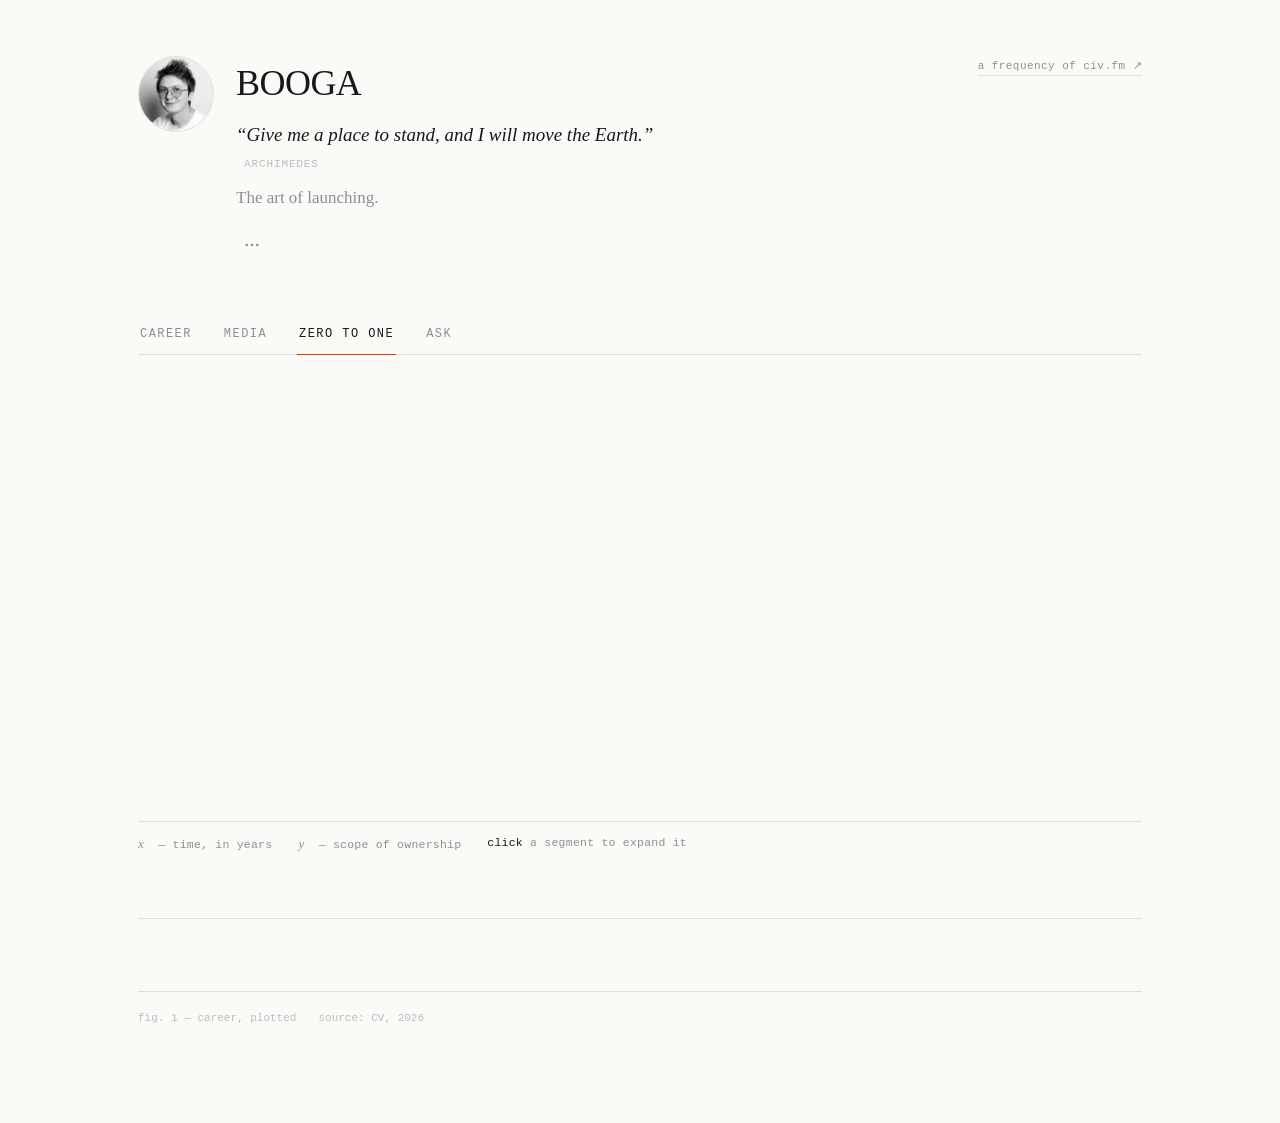
<file: fal/index.html>
<!doctype html>
<html lang="en">
<meta charset="utf-8">
<title>BOOGA — for fal</title>
<meta name="description" content="Community, creators and generative media: ten years of building communities, and the things I shipped with AI.">
<meta property="og:title" content="BOOGA — for fal">
<meta property="og:description" content="Community, creators and generative media: ten years of building communities, and the things I shipped with AI.">
<meta property="og:image" content="https://booga.civ.fm/og.png">
<meta name="twitter:card" content="summary_large_image">
<meta http-equiv="refresh" content="0; url=/?for=fal">
<link rel="canonical" href="https://booga.civ.fm/fal">
<a href="/?for=fal">booga.civ.fm/fal</a>
</html>
</file>
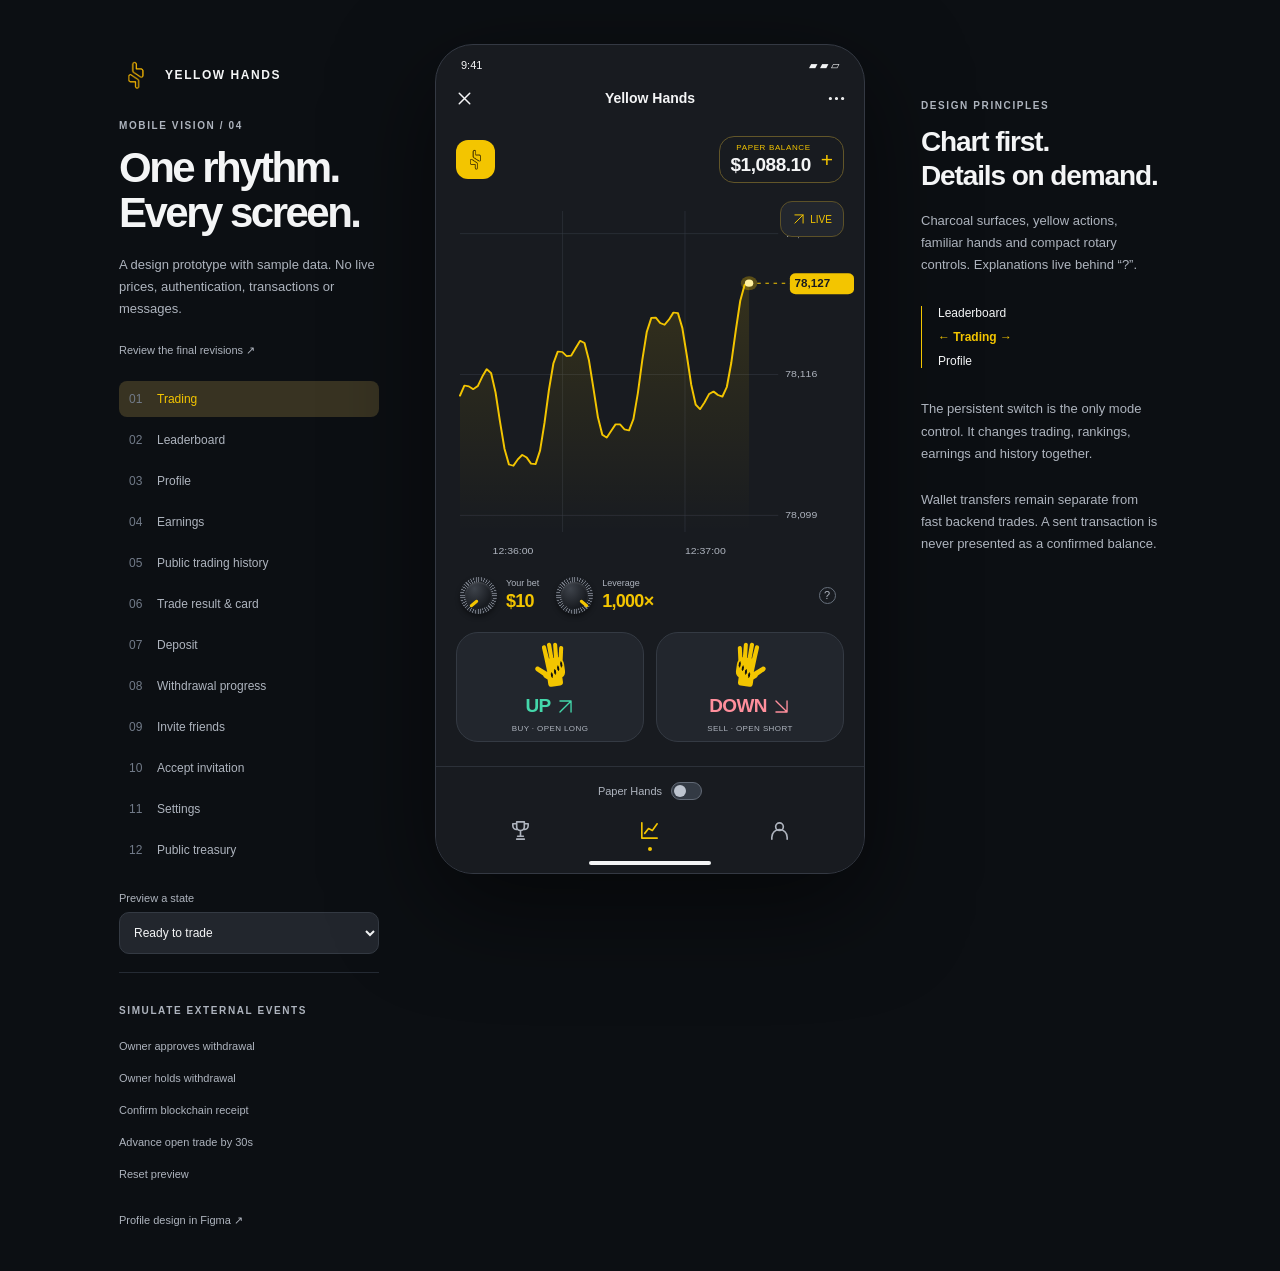
<file: yellowhands/index.html>
<!doctype html>
<html lang="en">
<head>
<meta charset="utf-8"><meta name="viewport" content="width=device-width,initial-scale=1,viewport-fit=cover">
<meta name="color-scheme" content="dark"><title>Yellow Hands · Mobile design preview</title>
<link rel="stylesheet" href="preview.css">
</head>
<body>
<aside class="review" aria-label="Design review controls">
  <a class="review-brand" href="#trading"><img src="assets/logo.png" alt="">YELLOW HANDS</a>
  <span class="review-kicker">MOBILE VISION / 04</span>
  <h1>One rhythm.<br>Every screen.</h1>
  <p>A design prototype with sample data. No live prices, authentication, transactions or messages.</p>
  <a class="figma-link" href="final-review.html">Review the final revisions ↗</a><div class="review-pages" id="review-pages"></div>
  <div class="review-states"><label for="preview-state">Preview a state</label><select id="preview-state"><option value="normal">Ready to trade</option><option value="signedout">Signed out</option><option value="stale">Price feed delayed</option><option value="empty">Empty leaderboard</option><option value="board-error">Rankings unavailable</option><option value="low">Insufficient Money balance</option><option value="backing">Treasury verification unavailable</option><option value="owner">Owner liquidity controls</option></select></div>
  <div class="review-controls"><span class="review-kicker">SIMULATE EXTERNAL EVENTS</span><button data-demo="approve">Owner approves withdrawal</button><button data-demo="hold">Owner holds withdrawal</button><button data-demo="receipt">Confirm blockchain receipt</button><button data-demo="elapsed">Advance open trade by 30s</button><button data-demo="reset">Reset preview</button></div>
  <a class="figma-link" href="https://www.figma.com/design/3ogANHw8NulzdMaQMHxYcU" target="_blank" rel="noopener">Profile design in Figma ↗</a>
</aside>
<div class="mobile-review"><span>Design preview · sample data</span><button id="review-toggle" aria-label="Show design review controls">☷</button></div>
<section class="device" aria-label="Yellow Hands mobile prototype">
  <header class="telegram-chrome"><span aria-hidden="true">9:41</span><span aria-hidden="true">▰ ▰ ▱</span></header>
  <div class="telegram-title"><button class="icon" data-action="leave" aria-label="Close preview app"></button><strong>Yellow Hands</strong><button class="icon" data-action="menu" aria-label="Open app settings"></button></div>
  <main id="screen" tabindex="-1"></main>
  <footer id="footer" class="app-footer"></footer>
  <div class="home-indicator" aria-hidden="true"></div>
  <dialog id="sheet" aria-labelledby="sheet-title"><div id="sheet-body"></div></dialog>
  <div id="toast" role="status" hidden></div>
</section>
<aside class="review-note"><span class="review-kicker">DESIGN PRINCIPLES</span><h2>Chart first.<br>Details on demand.</h2><p>Charcoal surfaces, yellow actions, familiar hands and compact rotary controls. Explanations live behind “?”.</p><div class="route-map"><span>Leaderboard</span><b>← Trading →</b><span>Profile</span></div><p>The persistent switch is the only mode control. It changes trading, rankings, earnings and history together.</p><p>Wallet transfers remain separate from fast backend trades. A sent transaction is never presented as a confirmed balance.</p></aside>
<script type="module" src="preview.js"></script>
</body></html>
</file>
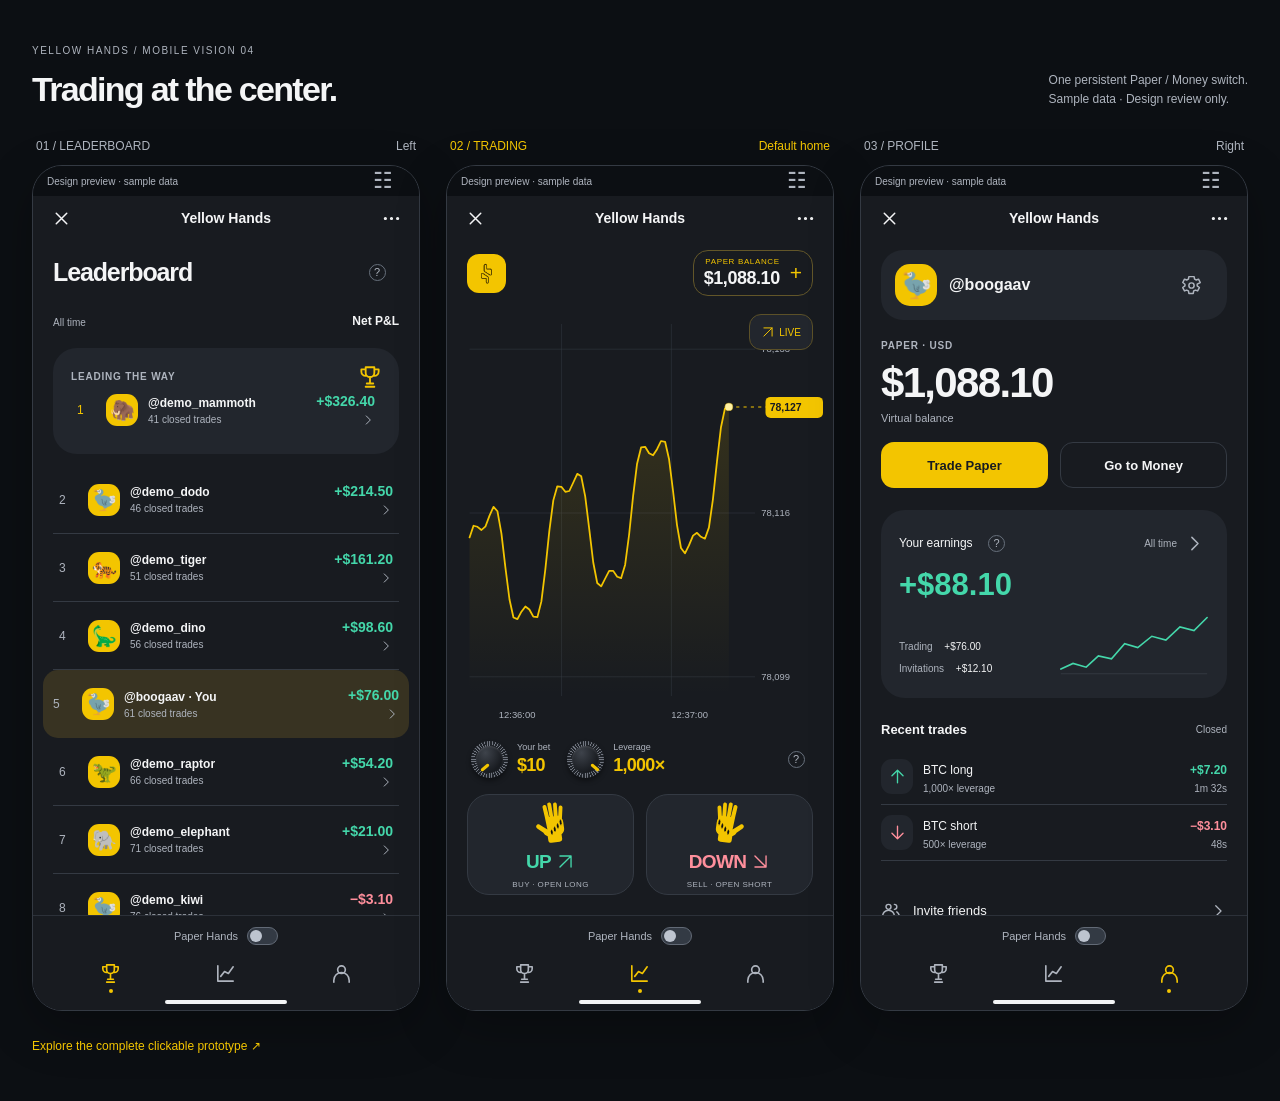
<file: yellowhands/board.html>
<!doctype html><html lang="en"><head><meta charset="utf-8"><meta name="viewport" content="width=device-width,initial-scale=1"><title>Yellow Hands · Design board</title><style>
*{box-sizing:border-box}body{margin:0;padding:40px 32px 48px;background:#0c0f13;color:#f4f5f6;font-family:Inter,-apple-system,BlinkMacSystemFont,"Segoe UI",sans-serif}header{max-width:1220px;margin:0 auto 30px;display:flex;justify-content:space-between;align-items:end;gap:24px}small{font-size:10px;letter-spacing:.15em;color:#aeb4be}h1{font-size:34px;letter-spacing:-.05em;margin:12px 0 0;font-weight:650}header p{color:#aeb4be;font-size:12px;max-width:260px;line-height:1.6;margin:0}main{display:grid;grid-template-columns:repeat(3,minmax(0,390px));gap:26px;max-width:1220px;margin:auto}.screen-title{font-size:12px;color:#aeb4be;display:flex;justify-content:space-between;margin:0 4px 12px}.screen-title b{color:#f3c500;font-weight:500}.frame{border:1px solid #343a43;border-radius:30px;overflow:hidden;background:#181b20;box-shadow:0 16px 50px #0004}iframe{width:100%;height:844px;display:block;border:0}a{color:#f3c500;text-decoration:none;font-size:12px;display:block;max-width:1220px;margin:28px auto 0}@media(max-width:800px){body{padding:26px 18px}header{display:block}header p{margin-top:18px}main{grid-template-columns:minmax(0,390px);justify-content:center;gap:28px}h1{font-size:29px}}
</style></head><body><header><div><small>YELLOW HANDS / MOBILE VISION 04</small><h1>Trading at the center.</h1></div><p>One persistent Paper / Money switch.<br>Sample data · Design review only.</p></header><main><section><div class="screen-title"><span>01 / LEADERBOARD</span><span>Left</span></div><div class="frame"><iframe title="Leaderboard design" src="index.html?scene=board#leaderboard"></iframe></div></section><section><div class="screen-title"><b>02 / TRADING</b><b>Default home</b></div><div class="frame"><iframe title="Trading design" src="index.html?scene=board"></iframe></div></section><section><div class="screen-title"><span>03 / PROFILE</span><span>Right</span></div><div class="frame"><iframe title="Profile design" src="index.html?scene=board#profile"></iframe></div></section></main><a href="index.html">Explore the complete clickable prototype ↗</a></body></html>
</file>
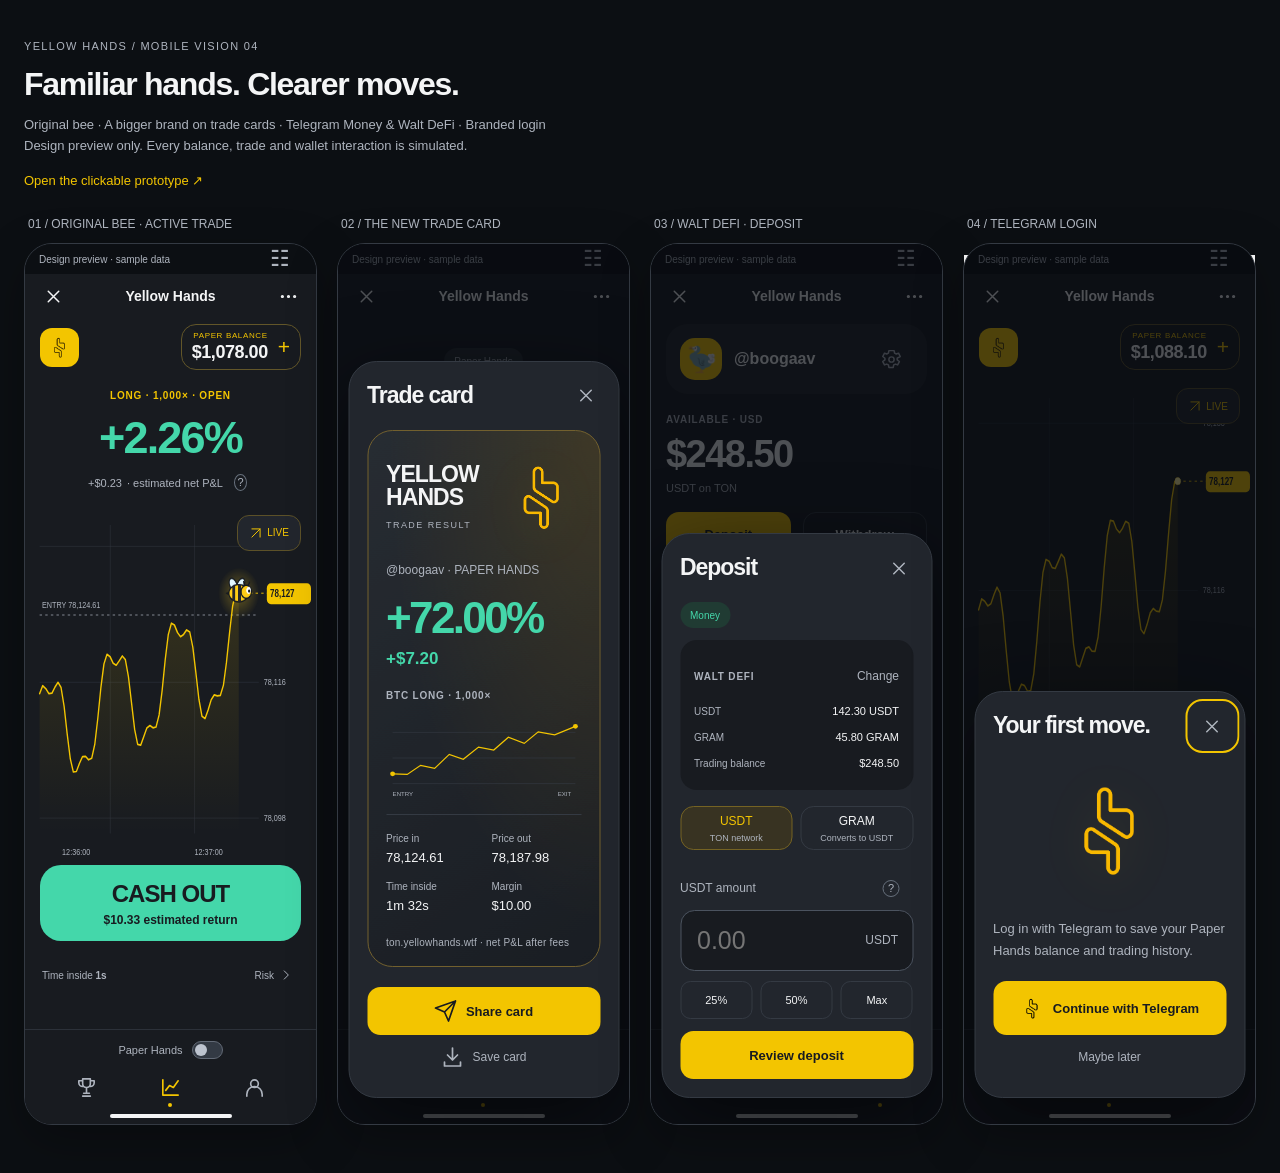
<file: yellowhands/final-review.html>
<!doctype html>
<html lang="en"><head><meta charset="utf-8"><meta name="viewport" content="width=device-width,initial-scale=1"><title>Yellow Hands · Final design revisions</title><style>
*{box-sizing:border-box}body{margin:0;padding:36px 24px 48px;background:#0c0f13;color:#f4f5f6;font-family:Inter,-apple-system,BlinkMacSystemFont,"Segoe UI",sans-serif}header,main{max-width:1620px;margin:auto}header{margin-bottom:28px}small{font-size:11px;letter-spacing:.12em;color:#aeb4be}h1{font-size:32px;letter-spacing:-.04em;margin:12px 0;font-weight:650}header p{color:#aeb4be;font-size:13px;line-height:1.6;margin:0}main{display:grid;grid-template-columns:repeat(4,minmax(0,390px));gap:20px}.label{font-size:12px;color:#aeb4be;margin:0 4px 12px}.frame{border:1px solid #343a43;border-radius:28px;overflow:hidden;background:#181b20;box-shadow:0 16px 50px #0004}iframe{width:100%;height:880px;display:block;border:0}a{color:#f3c500;font-size:13px;text-decoration:none;display:inline-block;margin-top:16px}@media(max-width:1200px){main{grid-template-columns:repeat(2,minmax(0,390px));justify-content:center}}@media(max-width:650px){body{padding:24px 12px}main{grid-template-columns:minmax(0,390px)}h1{font-size:28px}}
</style></head><body><header><small>YELLOW HANDS / MOBILE VISION 04</small><h1>Familiar hands. Clearer moves.</h1><p>Original bee · A bigger brand on trade cards · Telegram Money &amp; Walt DeFi · Branded login<br>Design preview only. Every balance, trade and wallet interaction is simulated.</p><a href="index.html">Open the clickable prototype ↗</a></header><main>
<section><div class="label">01 / ORIGINAL BEE · ACTIVE TRADE</div><div class="frame"><iframe title="Active trade with the original bee" src="index.html?review=active#trading"></iframe></div></section>
<section><div class="label">02 / THE NEW TRADE CARD</div><div class="frame"><iframe title="Branded trade result card" src="index.html?review=card#result"></iframe></div></section>
<section><div class="label">03 / WALT DEFI · DEPOSIT</div><div class="frame"><iframe title="Walt DeFi deposit flow" src="index.html?review=deposit#profile"></iframe></div></section>
<section><div class="label">04 / TELEGRAM LOGIN</div><div class="frame"><iframe title="Telegram login with Yellow Hands logo" src="index.html?review=login#trading"></iframe></div></section>
</main></body></html>
</file>
<file: yellowhands/preview.css>
:root{--bg:#181b20;--surface:#22262d;--raised:#292e36;--line:#343a43;--text:#f4f5f6;--muted:#aeb4be;--yellow:#f3c500;--green:#44d7aa;--red:#ff8f9c;--yellow-soft:#383322;--green-soft:#203b33;--red-soft:#3d2930;--radius:24px;--font:Inter,-apple-system,BlinkMacSystemFont,"Segoe UI",sans-serif}
*{box-sizing:border-box}body{margin:0;background:#0c0f13;color:var(--text);font-family:var(--font);display:grid;grid-template-columns:260px minmax(320px,430px) 240px;gap:56px;justify-content:center;align-items:start;padding:44px 28px;min-height:100vh}button,input,select{font:inherit}button,a,input,select{-webkit-tap-highlight-color:transparent}button{color:inherit;cursor:pointer;border:0;background:none;touch-action:manipulation}button:active{filter:brightness(.85)}button:disabled{opacity:.4;cursor:default}button:focus-visible,a:focus-visible,input:focus-visible,select:focus-visible{outline:2px solid var(--yellow);outline-offset:3px}a{color:inherit;text-decoration:none}svg{display:block}h1,h2,h3,p{margin:0}button svg{width:24px;height:24px;flex-shrink:0}strong,b{font-weight:650}.mono,.amount,.pnl,.chart-value,.stat-value{font-variant-numeric:tabular-nums;letter-spacing:-.04em}.positive{color:var(--green)}.negative{color:var(--red)}.muted{color:var(--muted)}.brand{color:var(--yellow)}.sr{position:absolute;width:1px;height:1px;padding:0;margin:-1px;overflow:hidden;clip:rect(0,0,0,0);white-space:nowrap;border:0}
.review{padding-top:14px}.review-brand{display:flex;align-items:center;gap:12px;font-size:12px;font-weight:750;letter-spacing:.13em}.review-brand img{height:34px;width:34px;object-fit:contain}.review-kicker{display:block;color:var(--muted);font-size:10px;letter-spacing:.16em;font-weight:650;margin:28px 0 14px}.review h1{font-size:42px;letter-spacing:-.06em;line-height:1.08;margin-bottom:18px}.review p,.review-note p{font-size:13px;color:var(--muted);line-height:1.7}.review-pages{display:grid;gap:5px;margin:24px 0}.review-pages button{min-height:36px;text-align:left;color:var(--muted);font-size:12px;padding:7px 10px;border-radius:8px}.review-pages button.current{color:var(--yellow);background:var(--yellow-soft)}.review-pages button span{display:inline-block;width:28px;color:#727b89;font-variant-numeric:tabular-nums}.review-states label{font-size:11px;color:var(--muted);display:block;margin-bottom:8px}.review select{width:100%;font-size:12px;background:var(--surface);color:var(--text);padding:12px 10px;border:1px solid var(--line);border-radius:10px}.review-controls{margin-top:18px;border-top:1px solid #252b34;padding-top:4px}.review-controls button{font-size:11px;color:var(--muted);display:block;text-align:left;padding:8px 0;min-height:32px}.figma-link{display:block;font-size:11px;color:var(--muted);margin-top:24px}.review-note{position:sticky;top:50px;padding-top:22px}.review-note h2{font-size:28px;line-height:1.2;letter-spacing:-.04em;margin-bottom:18px}.review-note p{margin-bottom:24px}.route-map{display:flex;flex-direction:column;gap:10px;border-left:1px solid var(--yellow);padding-left:16px;font-size:12px;margin:30px 0}.route-map b{color:var(--yellow)}.mobile-review{display:none}
.device{position:relative;isolation:isolate;display:flex;flex-direction:column;width:100%;height:864px;max-height:calc(100dvh - 70px);min-height:640px;border:1px solid #343943;border-radius:38px;overflow:hidden;background:var(--bg);box-shadow:0 32px 100px #0008}.telegram-chrome{display:flex;justify-content:space-between;font-size:11px;padding:14px 25px 0;height:31px;flex-shrink:0}.telegram-title{height:48px;display:grid;grid-template-columns:44px 1fr 44px;align-items:center;padding:0 6px 4px;flex-shrink:0}.telegram-title strong{font-size:14px;text-align:center}.icon{display:inline-flex;align-items:center;justify-content:center;min-width:44px;min-height:44px;border-radius:12px}.icon svg{width:21px;height:21px}.icon.quiet{color:var(--muted)}#screen{flex:1;min-height:0;overflow-y:auto;overscroll-behavior:contain;scrollbar-width:none;padding:12px 20px 24px}#screen::-webkit-scrollbar{display:none}.page-heading{display:flex;align-items:center;justify-content:space-between;gap:12px;margin:0 0 20px}.page-heading h1{font-size:25px;letter-spacing:-.045em}.page-heading .back{display:flex;align-items:center;gap:8px;margin-left:-10px}.page-heading .back h1{font-size:22px}.page-heading .back svg{width:20px}.eyebrow{color:var(--muted);font-size:10px;font-weight:650;letter-spacing:.08em;text-transform:uppercase}.pill{display:inline-flex;align-items:center;gap:7px;min-height:26px;font-size:10px;padding:5px 10px;border-radius:30px;background:var(--raised);color:var(--muted)}.pill.money{background:var(--green-soft);color:var(--green)}.pill.wait{background:var(--yellow-soft);color:var(--yellow)}.pill.held{background:var(--red-soft);color:var(--red)}.dot{display:inline-block;width:5px;height:5px;background:currentColor;border-radius:100%}.panel{background:var(--surface);border-radius:var(--radius);padding:18px;margin-bottom:16px}.section-heading{display:flex;align-items:center;justify-content:space-between;margin:24px 0 12px;gap:12px;font-size:13px;font-weight:600}.section-heading small{font-size:10px;color:var(--muted);font-weight:400}.line-row{display:flex;justify-content:space-between;align-items:center;gap:16px;font-size:12px;padding:12px 0;border-bottom:1px solid var(--line)}.line-row:last-child{border:0}.line-row span{color:var(--muted)}.primary,.secondary{display:flex;align-items:center;justify-content:center;gap:8px;width:100%;min-height:48px;border-radius:13px;font-size:13px;font-weight:650;padding:12px 16px}.primary{background:var(--yellow);color:var(--bg)}.secondary{border:1px solid var(--line);background:transparent;color:var(--text)}.primary.green{background:var(--green)}.actions{display:grid;grid-template-columns:1fr 1fr;gap:12px;margin:16px 0}.actions .primary,.actions .secondary{min-height:46px}.text-link{min-height:44px;font-size:12px;color:var(--muted);display:flex;align-items:center;justify-content:center;gap:8px;width:100%}.help{width:44px;height:44px;display:inline-flex;align-items:center;justify-content:center;flex-shrink:0;color:var(--muted)}.help span{display:inline-flex;justify-content:center;align-items:center;border:1px solid #67707c;width:17px;height:17px;border-radius:50%;font-size:11px;line-height:1}.entry-row{display:flex;align-items:center;gap:12px;text-align:left;width:100%;min-height:52px;border-bottom:1px solid var(--line);padding:8px 0;font-size:13px}.entry-row .chevron{margin-left:auto;color:var(--muted)}.entry-row .chevron svg{width:18px}.entry-row>svg{color:var(--muted);width:20px;height:20px}.entry-row small{font-size:10px;color:var(--muted);display:block;margin-top:4px}.entry-row:last-child{border:0}.avatar{display:flex;align-items:center;justify-content:center;width:42px;height:42px;border-radius:15px;background:var(--yellow);font-size:25px;flex-shrink:0}.avatar.small{width:32px;height:32px;border-radius:11px;font-size:20px}.identity{display:flex;align-items:center;gap:12px;padding:13px 14px;background:var(--surface);border-radius:22px;margin-bottom:20px}.identity strong{font-size:16px}.identity .icon{margin-left:auto;color:var(--muted)}.profile-amount{font-size:42px;font-weight:650;margin:8px 0 2px;line-height:1.12}.currency-note{font-size:11px;color:var(--muted)}.earnings{position:relative;margin-top:22px}.earnings-top{display:flex;align-items:center;justify-content:space-between;font-size:12px}.earnings-top>span{display:flex;align-items:center;gap:2px}.earnings-top .help{height:30px}.earnings-top .icon{height:30px;min-height:30px;width:30px;min-width:30px}.earnings-top small{color:var(--muted);font-size:10px}.earnings-total{font-size:31px;font-weight:650;margin:9px 0 12px}.earnings-bottom{display:grid;grid-template-columns:1fr 1fr;gap:10px;align-items:end}.earnings-breakdown{font-size:10px;line-height:2.2;color:var(--muted)}.earnings-breakdown strong{color:var(--text);margin-left:9px;font-weight:400}.spark{width:100%;height:65px}.trade-item{display:flex;align-items:center;gap:10px;width:100%;text-align:left;padding:10px 0;border-bottom:1px solid var(--line)}.trade-item:last-child{border:0}.side-marker{width:32px;height:35px;display:flex;align-items:center;justify-content:center;border-radius:11px;background:var(--surface)}.side-marker svg{width:19px;height:19px}.trade-item strong{font-size:12px;font-weight:500}.trade-item small{display:block;font-size:10px;color:var(--muted);margin-top:5px}.trade-item .result{margin-left:auto;text-align:right}.trade-item .result strong{font-weight:650}.profile-links{margin-top:24px}.logout{color:var(--muted);font-size:11px;width:100%;min-height:44px;margin:20px 0 0}.withdrawal-short{width:100%;text-align:left;padding:14px 16px;border:1px solid #5c522e;border-radius:18px;display:flex;align-items:center;gap:12px;margin-top:18px}.withdrawal-short strong{font-size:12px}.withdrawal-short small{display:block;color:var(--muted);font-size:10px;margin-top:5px}.withdrawal-short svg{width:20px;height:20px;color:var(--yellow)}.withdrawal-short .arrow{margin-left:auto}
.app-footer{background:var(--bg);border-top:1px solid #2c3139;flex-shrink:0;padding:6px 20px 0;z-index:5}.mode-bar{display:flex;justify-content:center;align-items:center;height:35px}.mode-switch{display:flex;align-items:center;justify-content:center;gap:9px;height:44px;min-width:126px;font-size:11px;border-radius:24px;color:var(--muted)}.toggle{width:31px;height:18px;border:1px solid #626a76;border-radius:20px;background:#333a44;padding:2px;display:flex;align-items:center;transition:background .18s}.toggle i{width:12px;height:12px;display:block;background:#bdc4cf;border-radius:100%;transition:transform .18s}.mode-switch[aria-checked=true]{color:var(--green)}.mode-switch[aria-checked=true] .toggle{background:var(--green);border-color:var(--green)}.mode-switch[aria-checked=true] .toggle i{transform:translateX(12px);background:var(--bg)}.nav-items{display:grid;grid-template-columns:1fr 1fr 1fr;min-height:44px;align-items:center}.nav-item{display:flex;align-items:center;justify-content:center;position:relative;min-height:44px;color:var(--muted)}.nav-item svg{width:23px;height:23px}.nav-item[aria-current=page]{color:var(--yellow)}.nav-item[aria-current=page]:after{content:"";position:absolute;bottom:1px;width:4px;height:4px;border-radius:4px;background:var(--yellow)}.home-indicator{height:21px;flex-shrink:0;display:flex;justify-content:center;align-items:center;background:var(--bg)}.home-indicator:after{content:"";width:122px;height:4px;background:var(--text);border-radius:5px}
.trading-top{display:flex;align-items:center;justify-content:space-between;margin-bottom:12px}.brand-mark{width:39px;height:39px;border-radius:12px;background:var(--yellow);padding:7px;display:flex;justify-content:center;align-items:center}.brand-mark img{height:100%;width:100%;object-fit:contain;filter:brightness(.2)}.balance-chip{display:flex;gap:10px;align-items:center;text-align:right;padding:6px 10px;border:1px solid #625629;border-radius:15px;min-height:44px}.balance-chip small{display:block;font-size:8px;letter-spacing:.08em;color:var(--yellow);text-transform:uppercase;margin-bottom:2px}.balance-chip strong{font-size:19px;letter-spacing:-.025em}.balance-chip>span{font-size:21px;color:var(--yellow)}.chart-wrap{position:relative;margin:0 -10px;height:clamp(220px,32dvh,316px);min-height:210px;overflow:hidden;border-radius:12px;touch-action:pan-y}.chart-wrap svg{width:100%;height:100%}.chart-axis{fill:var(--muted);font-size:9px;letter-spacing:0;font-weight:400}.chart-label{font-size:10px;font-weight:600;fill:var(--bg);letter-spacing:0}.chart-hint{position:absolute;left:10px;top:10px;font-size:10px;color:var(--muted)}.chart-hint svg{width:12px;height:12px;display:inline-block;vertical-align:middle}.live-control{position:absolute;top:6px;right:10px;height:36px;min-width:64px;border:1px solid #5c5128;background:var(--surface);color:var(--yellow);border-radius:12px;font-size:10px;display:flex;align-items:center;justify-content:center;gap:4px}.live-control svg{width:14px;height:14px}.chart-notice{position:absolute;left:10px;right:80px;bottom:26px;display:flex;gap:6px;align-items:center;font-size:10px;color:var(--muted)}.chart-notice svg{width:13px;height:13px}.chart-wrap.stale{filter:saturate(.2)}.pulse-ring{transform-box:fill-box;transform-origin:center;animation:pulse 1.7s ease-out infinite}@keyframes pulse{0%{opacity:.5;transform:scale(.6)}100%{opacity:0;transform:scale(2)}}.dials{display:flex;align-items:center;gap:9px;justify-content:space-between;margin:6px 0 12px}.dial-button{display:flex;align-items:center;gap:9px;min-height:50px;padding:0 4px;text-align:left}.dial{position:relative;width:37px;height:37px;border-radius:100%;background:repeating-conic-gradient(#717680 0 3deg,#20242a 3deg 9deg);box-shadow:0 3px 5px #0006;display:block;flex-shrink:0}.dial:before{content:"";position:absolute;inset:5px;border-radius:100%;background:radial-gradient(at 35% 25%,#3e434b,#181b20 70%);box-shadow:inset 0 1px 2px #ffffff20}.dial:after{content:"";position:absolute;left:9px;top:25px;width:10px;height:3px;background:var(--yellow);border-radius:3px;transform:rotate(-40deg)}.dial-button[data-action=leverage] .dial:after{left:23px;top:25px;transform:rotate(40deg)}.dial-copy small{display:block;color:var(--muted);font-size:9px;margin-bottom:3px}.dial-copy strong{font-size:18px;color:var(--yellow);letter-spacing:-.04em}.dials .help{margin-left:auto;min-width:34px;width:34px}.hands{display:grid;grid-template-columns:1fr 1fr;gap:12px}.hand-button{display:flex;flex-direction:column;align-items:center;justify-content:center;gap:7px;min-height:110px;border:1px solid var(--line);border-radius:22px;background:var(--surface)}.hand-button img{width:35px;height:47px;object-fit:contain;transform:rotate(-8deg)}.hand-button.down img{transform:scaleX(-1) rotate(-8deg)}.hand-button strong{font-size:19px;letter-spacing:-.035em;display:flex;align-items:center;gap:5px}.hand-button strong svg{width:19px;height:19px}.hand-button small{font-size:8px;letter-spacing:.05em;color:var(--muted)}.trade-note{font-size:10px;color:var(--muted);display:flex;align-items:center;gap:6px;justify-content:center;min-height:32px}.trade-note svg{width:12px;height:12px}.position-top{text-align:center;padding:3px 0 12px}.position-top .eyebrow{color:var(--yellow)}.position-top .pnl{font-size:45px;font-weight:650;line-height:1.1;margin:10px 0 6px}.position-top .subtitle{font-size:11px;color:var(--muted);display:flex;justify-content:center;align-items:center;gap:5px}.position-top .help{width:25px;height:28px}.active-chart{height:clamp(190px,26dvh,260px);min-height:185px}.exit-button{background:var(--green);color:var(--bg);border-radius:21px;min-height:76px;width:100%;display:flex;flex-direction:column;align-items:center;justify-content:center;gap:5px}.exit-button strong{font-size:24px;letter-spacing:-.04em}.exit-button span{font-size:12px;font-weight:600}.position-foot{display:flex;justify-content:space-between;align-items:center;font-size:10px;color:var(--muted);padding:12px 2px}.risk-line{height:3px;background:var(--line);border-radius:3px;overflow:hidden}.risk-line i{display:block;width:70%;height:100%;background:var(--yellow)}.exit-button:disabled{background:var(--surface);color:var(--muted);opacity:1}.welcome{display:flex;flex-direction:column;align-items:center;text-align:center;gap:16px;padding:42px 12px 28px}.welcome .avatar{width:74px;height:74px;font-size:44px;border-radius:25px}.welcome h1{font-size:32px;line-height:1.1;letter-spacing:-.05em}.welcome p{font-size:13px;color:var(--muted);line-height:1.6;max-width:260px}.state-message{text-align:center;padding:50px 14px;color:var(--muted)}.state-message>svg{margin:auto;width:42px;height:42px}.state-message h2{font-size:20px;color:var(--text);margin:16px 0 8px}.state-message p{font-size:12px;line-height:1.6;margin-bottom:18px}
.board-top{display:flex;align-items:end;justify-content:space-between;margin-bottom:20px}.board-top strong{font-size:12px}.board-top small{font-size:10px;color:var(--muted)}.leader-row{display:flex;gap:10px;align-items:center;width:100%;min-height:68px;border-bottom:1px solid var(--line);text-align:left}.leader-row .rank{width:19px;color:var(--muted);font-size:12px}.leader-row .trader{min-width:0;flex:1}.leader-row .trader strong{font-size:12px;display:block;overflow:hidden;text-overflow:ellipsis;white-space:nowrap}.leader-row .trader small{font-size:10px;color:var(--muted);display:block;margin-top:4px}.leader-row .leader-pnl{font-size:14px;font-weight:650}.leader-row .leader-pnl svg{width:14px;height:14px;margin-left:auto;margin-top:4px;color:var(--muted)}.leader-row.you{background:var(--yellow-soft);margin:0 -10px;padding:0 10px;width:calc(100% + 20px);border-radius:15px;border:0}.board-lead{background:var(--surface);border-radius:24px;padding:18px;margin-bottom:12px;position:relative}.board-lead .trophy{position:absolute;right:16px;top:16px;color:var(--yellow)}.board-lead .trophy svg{width:26px;height:26px}.board-lead .leader-row{border:0;min-height:52px}.board-lead .leader-row .rank{color:var(--yellow)}.history-hero{display:flex;align-items:center;gap:12px;margin-bottom:22px}.history-hero strong{display:block;font-size:19px}.history-hero small{display:block;font-size:11px;color:var(--muted);margin-top:5px}.history-pnl{font-size:36px;font-weight:650;margin:10px 0 20px}.stats-row{display:grid;grid-template-columns:repeat(3,1fr);gap:12px;margin:20px 0}.stats-row strong{font-size:18px;letter-spacing:-.04em;display:block}.stats-row small{font-size:9px;color:var(--muted);display:block;margin-top:6px}.bars{height:112px;display:flex;align-items:center;gap:6px;padding:10px 0;position:relative}.bars:before{content:"";position:absolute;left:0;right:0;top:50%;border-top:1px solid var(--line)}.bars i{flex:1;background:var(--green);border-radius:3px;align-self:flex-start;margin-top:calc(46px - var(--h));height:var(--h);z-index:1}.bars i.loss{background:var(--red);align-self:flex-end;margin-top:0;margin-bottom:calc(46px - var(--h))}.trace{width:100%;height:auto;margin:12px 0}.trace text{font-family:var(--font);font-size:10px;fill:var(--muted)}.trade-detail-title{display:flex;justify-content:space-between;align-items:center}.trade-detail-title h2{font-size:15px}.big-return{font-size:49px;font-weight:650;letter-spacing:-.06em;margin:15px 0 5px}.return-caption{font-size:12px;color:var(--muted)}.result-hero{text-align:center;padding:24px 0 15px}.result-hero .pill{margin-bottom:10px}.result-hero h1{font-size:23px;letter-spacing:-.04em}.result-hero .big-return{font-size:58px}.result-hero .return-caption{display:flex;justify-content:center;align-items:center;gap:3px}.result-hero .help{height:30px}.trade-card{padding:22px;border-radius:25px;background:radial-gradient(at top right,#4b4120 0,transparent 45%),var(--surface);margin:12px 0 20px;border:1px solid #5b512e}.card-brand{display:flex;align-items:center;justify-content:space-between;font-size:10px;letter-spacing:.06em}.card-brand img{width:26px;height:32px;object-fit:contain}.card-user{font-size:12px;margin-top:22px}.trade-card h2{font-size:38px;letter-spacing:-.06em;margin:14px 0 5px}.trade-card .card-result{font-size:17px;font-weight:650;margin-bottom:16px}.card-data{display:grid;grid-template-columns:1fr 1fr;gap:16px;font-size:12px;margin-top:12px}.card-data small{font-size:9px;color:var(--muted);display:block;margin-bottom:6px}.card-url{font-size:9px;color:var(--muted);margin-top:26px;letter-spacing:.02em}.invite-hero h1{font-size:30px;letter-spacing:-.05em;margin:22px 0 12px}.invite-hero .avatar{font-size:36px;width:64px;height:64px;border-radius:22px}.invite-hero p{font-size:13px;color:var(--muted);line-height:1.6;max-width:285px}.reward-rate{font-size:44px;color:var(--yellow);font-weight:650;letter-spacing:-.05em;margin:18px 0 4px}.invite-code{display:flex;align-items:center;justify-content:space-between;background:var(--bg);border-radius:14px;margin-top:15px;padding:12px 14px;font-size:18px;letter-spacing:.1em}.invite-link{font-size:10px;color:var(--muted);overflow-wrap:anywhere;margin:10px 0 0}.invite-confirm{text-align:center;padding:28px 0}.invite-confirm .avatar{margin:0 auto 18px}.invite-confirm h2{font-size:25px;letter-spacing:-.04em}.invite-confirm p{font-size:13px;color:var(--muted);line-height:1.6;margin:12px 0 24px}.treasury-number{font-size:38px;font-weight:650;letter-spacing:-.04em;margin:12px 0 4px}.allocation{display:flex;gap:4px;height:12px;border-radius:8px;overflow:hidden;margin:20px 0}.allocation .reserve{width:80%;background:var(--yellow)}.allocation .hot{width:20%;background:var(--green)}.allocation-labels{display:flex;justify-content:space-between;font-size:11px;margin-bottom:10px}.allocation-labels small{display:block;color:var(--muted);font-size:10px;margin-top:5px}
dialog{position:fixed;inset:auto auto 26px 50%;transform:translateX(-50%);margin:0;width:min(390px,calc(100vw - 20px));max-width:none;max-height:calc(100dvh - 60px);border:1px solid var(--line);border-radius:28px;background:var(--surface);color:var(--text);padding:22px;overflow-y:auto;overscroll-behavior:contain;box-shadow:0 24px 80px #0008}dialog::backdrop{background:#080b10b3}dialog .sheet-top{display:flex;align-items:center;justify-content:space-between;gap:6px;margin:-6px -8px 12px 0}dialog h2{font-size:23px;letter-spacing:-.045em;line-height:1.2}dialog .sheet-copy{font-size:13px;line-height:1.65;color:var(--muted);margin:12px 0 20px}dialog .sheet-copy:last-child{margin-bottom:0}dialog .sheet-copy b{color:var(--text)}dialog .sheet-top .pill{margin-left:0}dialog .sheet-mode{margin-bottom:12px}dialog .primary,dialog .secondary{margin-top:12px}dialog .line-row{font-size:11px}dialog .line-row b{font-weight:500;text-align:right}dialog .form-label{display:block;font-size:12px;color:var(--muted);margin:20px 0 9px}input{width:100%;background:var(--bg);color:var(--text);border:1px solid #4b535f;border-radius:14px;font-size:25px;font-variant-numeric:tabular-nums;padding:15px 16px;min-height:58px}input:disabled{opacity:.5}.input-wrap{position:relative}.input-wrap input{padding-right:74px}.input-wrap>span{position:absolute;right:15px;top:23px;font-size:12px;color:var(--muted)}.asset-tabs{display:grid;grid-template-columns:1fr 1fr;gap:8px;margin:16px 0}.asset-tabs button{min-height:44px;border-radius:13px;border:1px solid var(--line);font-size:12px}.asset-tabs button[aria-pressed=true]{background:var(--yellow-soft);color:var(--yellow);border-color:#756323}.asset-tabs small{display:block;font-size:9px;color:var(--muted);margin-top:5px}.wallet-summary{padding:14px;background:var(--bg);border-radius:16px;margin:10px 0}.wallet-summary .line-row{padding:7px 0;border:0}.wallet-summary .line-row span{font-size:10px}.presets{display:flex;gap:8px;margin-top:10px}.presets button{flex:1;border:1px solid var(--line);border-radius:10px;min-height:38px;font-size:11px}.error{font-size:12px;color:var(--red);line-height:1.5;margin:10px 0}.info{display:flex;align-items:center;gap:8px;padding:12px 14px;border-radius:14px;background:var(--yellow-soft);color:var(--yellow);font-size:11px;line-height:1.5;margin:12px 0}.info svg{width:17px;height:17px;flex-shrink:0}.pending-icon{width:54px;height:54px;border-radius:20px;background:var(--yellow-soft);color:var(--yellow);display:flex;align-items:center;justify-content:center;margin:18px 0}.pending-icon svg{width:25px;height:25px}.flow-title{font-size:23px;letter-spacing:-.04em;margin:14px 0 6px}.flow-amount{font-size:38px;letter-spacing:-.05em;font-weight:650;margin:20px 0 5px}.flow-subtitle{font-size:12px;color:var(--muted);line-height:1.6}.timeline{list-style:none;margin:24px 0;padding:0}.timeline li{position:relative;padding:0 0 24px 30px;font-size:12px}.timeline li small{display:block;font-size:10px;color:var(--muted);margin-top:6px}.timeline li:before{content:"";position:absolute;width:12px;height:12px;border-radius:100%;border:1px solid #75808e;left:1px;top:1px;background:var(--bg)}.timeline li:not(:last-child):after{content:"";position:absolute;left:7px;top:17px;bottom:5px;width:1px;background:var(--line)}.timeline li.done:before{background:var(--green);border-color:var(--green)}.timeline li.now:before{background:var(--yellow);border-color:var(--yellow)}.timeline li.next{color:var(--muted)}.timeline li:last-child{padding-bottom:0}.status-top{display:flex;align-items:center;gap:2px}.status-top .help{height:38px}.settings-label{font-size:10px;color:var(--muted);letter-spacing:.08em;margin:22px 0 8px}.small-note{font-size:10px;color:var(--muted);line-height:1.6;margin:12px 0}.negative-note{color:var(--red)}.legal-links{display:flex;justify-content:center;gap:14px;font-size:10px;color:var(--muted);margin-top:15px}#toast{position:absolute;z-index:20;left:20px;right:20px;bottom:122px;border:1px solid var(--line);background:var(--raised);box-shadow:0 8px 25px #0004;border-radius:15px;padding:14px;font-size:12px;line-height:1.5;text-align:center;pointer-events:none}
@media(max-width:1180px){body{grid-template-columns:230px minmax(320px,410px);gap:40px}.review-note{display:none}}
@media(max-width:740px){body{padding:0;display:block;background:var(--bg)}.review{display:none;position:fixed;inset:30px 0 0;z-index:30;background:#0c0f13;overflow:auto;padding:24px 25px 40px}.review.open{display:block}.review h1{font-size:32px}.mobile-review{display:flex;justify-content:space-between;align-items:center;height:30px;background:#0c0f13;padding:0 14px;font-size:10px;color:var(--muted)}.mobile-review button{font-size:22px;min-width:44px;height:30px}.device{width:100%;height:calc(100dvh - 30px);min-height:0;max-height:none;border:0;border-radius:0;box-shadow:none}.telegram-chrome{display:none}.telegram-title{height:44px;padding-top:0}.chart-wrap{height:clamp(180px,33dvh,340px);min-height:150px}.active-chart{height:clamp(170px,28dvh,280px)}#screen{padding:10px 20px 20px}.review-brand img{height:25px;width:25px}.home-indicator{height:max(16px,env(safe-area-inset-bottom))}.app-footer{padding-top:4px}.mode-bar{height:32px}.nav-item{min-height:42px}.nav-items{min-height:42px}.hand-button{min-height:101px}.hand-button img{height:43px;width:31px}.dials{margin-bottom:10px}.balance-chip strong{font-size:18px}}
@media(max-width:360px){#screen{padding-left:15px;padding-right:15px}.dials{gap:4px}.dial{width:32px;height:32px}.dial-copy strong{font-size:16px}.dial-copy small{font-size:8px}.dial:after{top:23px;left:7px}.dial-button[data-action=leverage] .dial:after{left:20px;top:22px}.hand-button{border-radius:18px;min-height:90px}.hand-button img{height:35px;width:25px}.hand-button strong{font-size:18px}.hand-button small{font-size:7px}.profile-amount{font-size:38px}.leader-row{gap:7px}.leader-row .leader-pnl{font-size:12px}.leader-row .trader strong{font-size:11px}.avatar.small{width:29px;height:29px;font-size:18px}dialog{padding:18px}.telegram-title{height:40px}}
@media(max-height:720px) and (max-width:740px){.chart-wrap{height:28dvh;min-height:130px}.active-chart{height:22dvh;min-height:125px}.position-top .pnl{font-size:36px;margin-top:7px}.position-top{padding-bottom:6px}.hand-button{min-height:92px}.trading-top{margin-bottom:4px}.dial-button{min-height:46px}.exit-button{min-height:66px}.position-foot{padding-top:10px;padding-bottom:9px}}
@media(prefers-reduced-motion:reduce){*,*:before,*:after{animation:none!important;transition:none!important;scroll-behavior:auto!important}}

#screen[data-page="trading"]{display:flex;flex-direction:column}#screen[data-page="trading"] .chart-wrap{flex:1;height:auto;min-height:150px}#screen[data-page="trading"] :is(.trading-top,.dials,.hands,.position-top,.exit-button,.position-foot,.risk-line,.trade-note,.text-link){flex-shrink:0}.position-foot button{display:flex;align-items:center;gap:5px;min-height:44px}.position-foot button svg{width:14px;height:14px}
/* Final review: recognisable brand, clean wallet choices, readable result cards. */
.trade-card{position:relative;isolation:isolate;overflow:hidden;background:radial-gradient(ellipse at 100% 0%,#65501b66,transparent 65%),linear-gradient(145deg,#272c32,#191d23);padding:24px;border-color:#72602e}
.card-brand{align-items:center;gap:20px}.card-brand img{width:132px;height:132px;object-fit:contain;flex-shrink:0;filter:drop-shadow(0 8px 24px #f3c50022)}.card-wordmark{font-size:26px;font-weight:750;letter-spacing:-.04em;line-height:1.02}.card-wordmark small{display:block;font-size:9px;letter-spacing:.16em;color:var(--muted);font-weight:500;margin-top:12px}.card-user{margin-top:18px;color:var(--muted)}.trade-card h2{font-size:52px;line-height:1.05;margin:18px 0 8px}.card-data{border-top:1px solid var(--line);padding-top:18px;font-size:13px}.card-data small{font-size:10px}.card-url{font-size:10px;margin-top:24px}.trade-card .trace{margin:16px 0}
.login-logo{display:block;width:112px;height:128px;object-fit:contain;margin:18px auto 24px;filter:drop-shadow(0 8px 24px #f3c50022)}.button-logo{width:25px;height:30px;object-fit:contain;filter:brightness(0)}
.wallet-option{justify-content:flex-start;gap:12px;text-align:left;min-height:76px;padding:14px}.wallet-option>span:nth-child(2){flex:1}.wallet-option b{display:block;font-size:16px}.wallet-option small{display:block;font-size:11px;font-weight:400;margin-top:6px;opacity:.8}.wallet-option>svg{width:18px;height:18px}.wallet-symbol{width:36px;height:36px;display:grid;place-items:center}.wallet-symbol svg{width:26px;height:26px}.wallet-help{display:flex;justify-content:center;margin-top:8px}.connected-wallet{display:flex;align-items:center;gap:8px;font-size:12px;color:var(--green);margin:12px 0}.connected-wallet svg{width:16px;height:16px}.wallet-summary-top{display:flex;align-items:center;justify-content:space-between;gap:10px}.wallet-summary-top .text-link{width:auto;padding:8px 0;margin:0;min-height:44px}.wallet-change{margin:0 0 8px;min-height:44px}.price-bee{pointer-events:none}
@media(max-width:360px){.trade-card{padding:18px}.card-brand img{width:80px;height:96px}.card-wordmark{font-size:23px}.trade-card h2{font-size:44px}.wallet-option{padding:12px;gap:8px}.wallet-option b{font-size:14px}}
</file>
